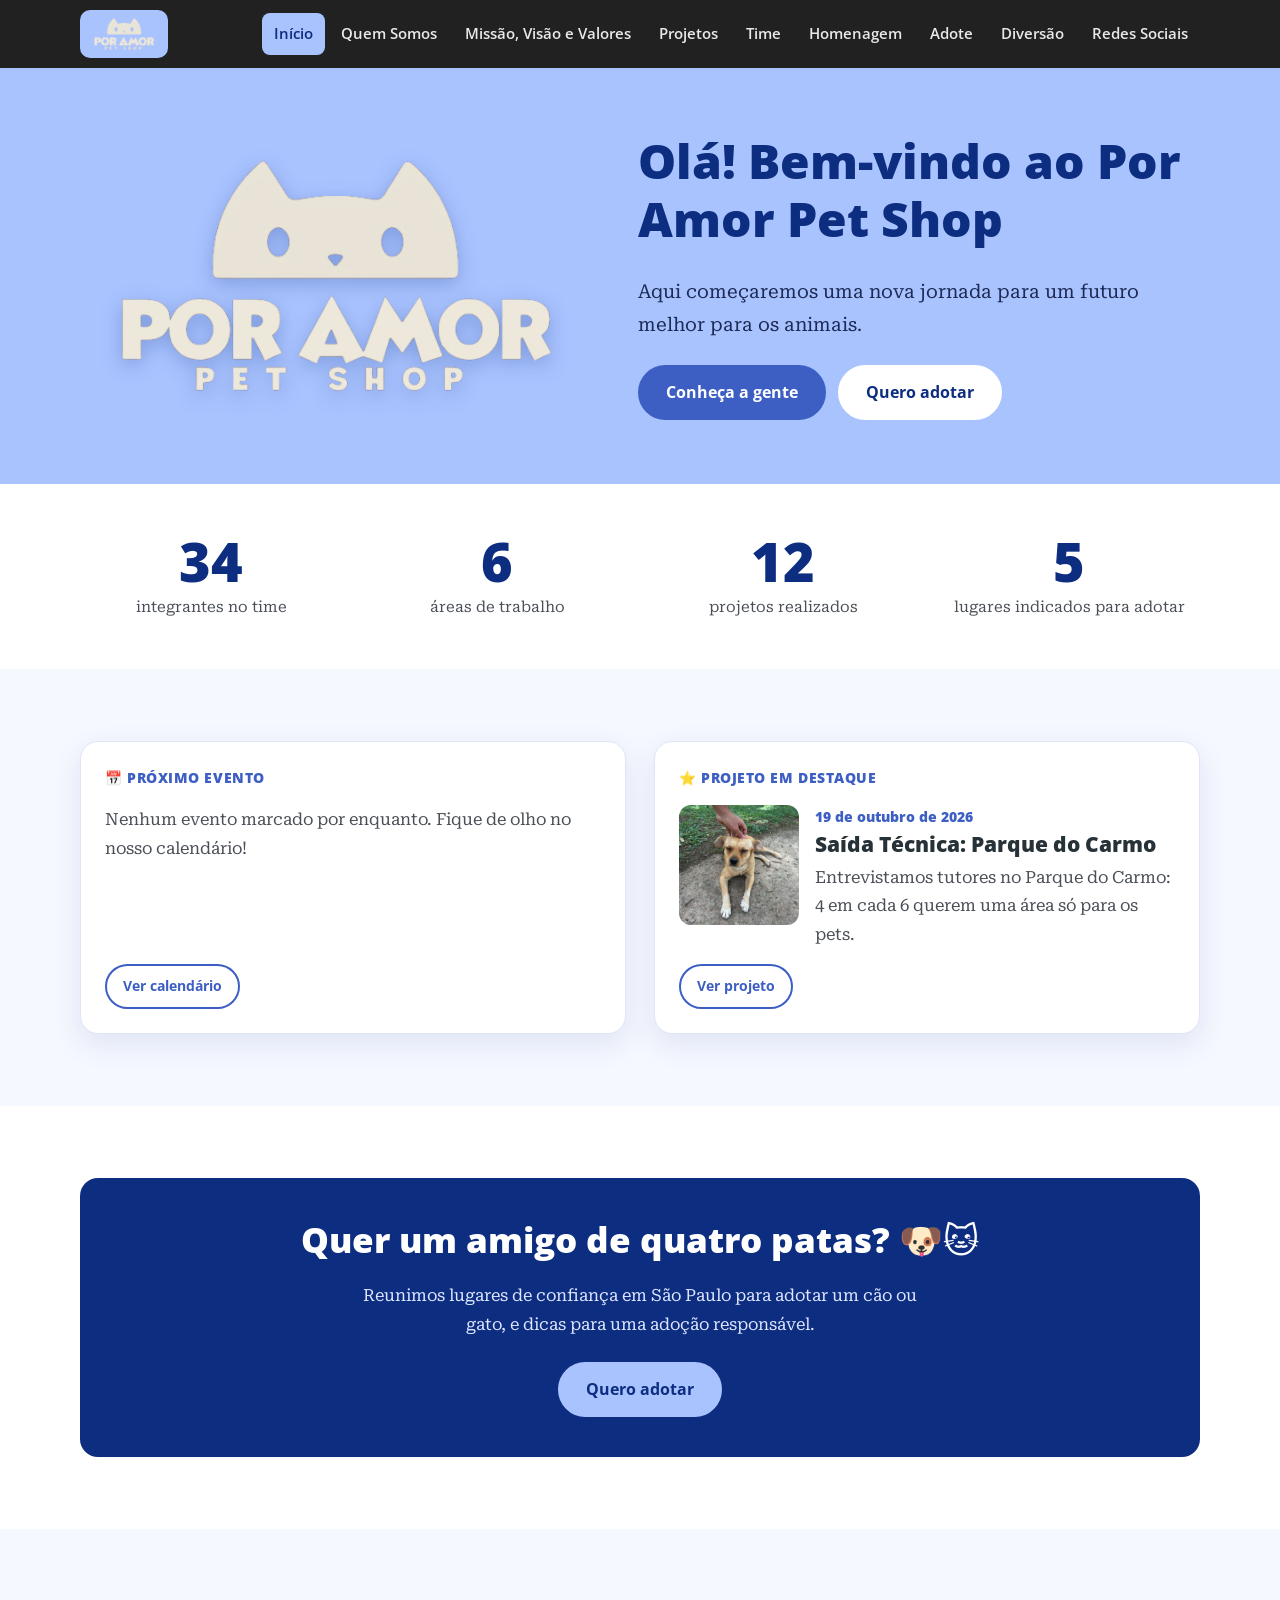
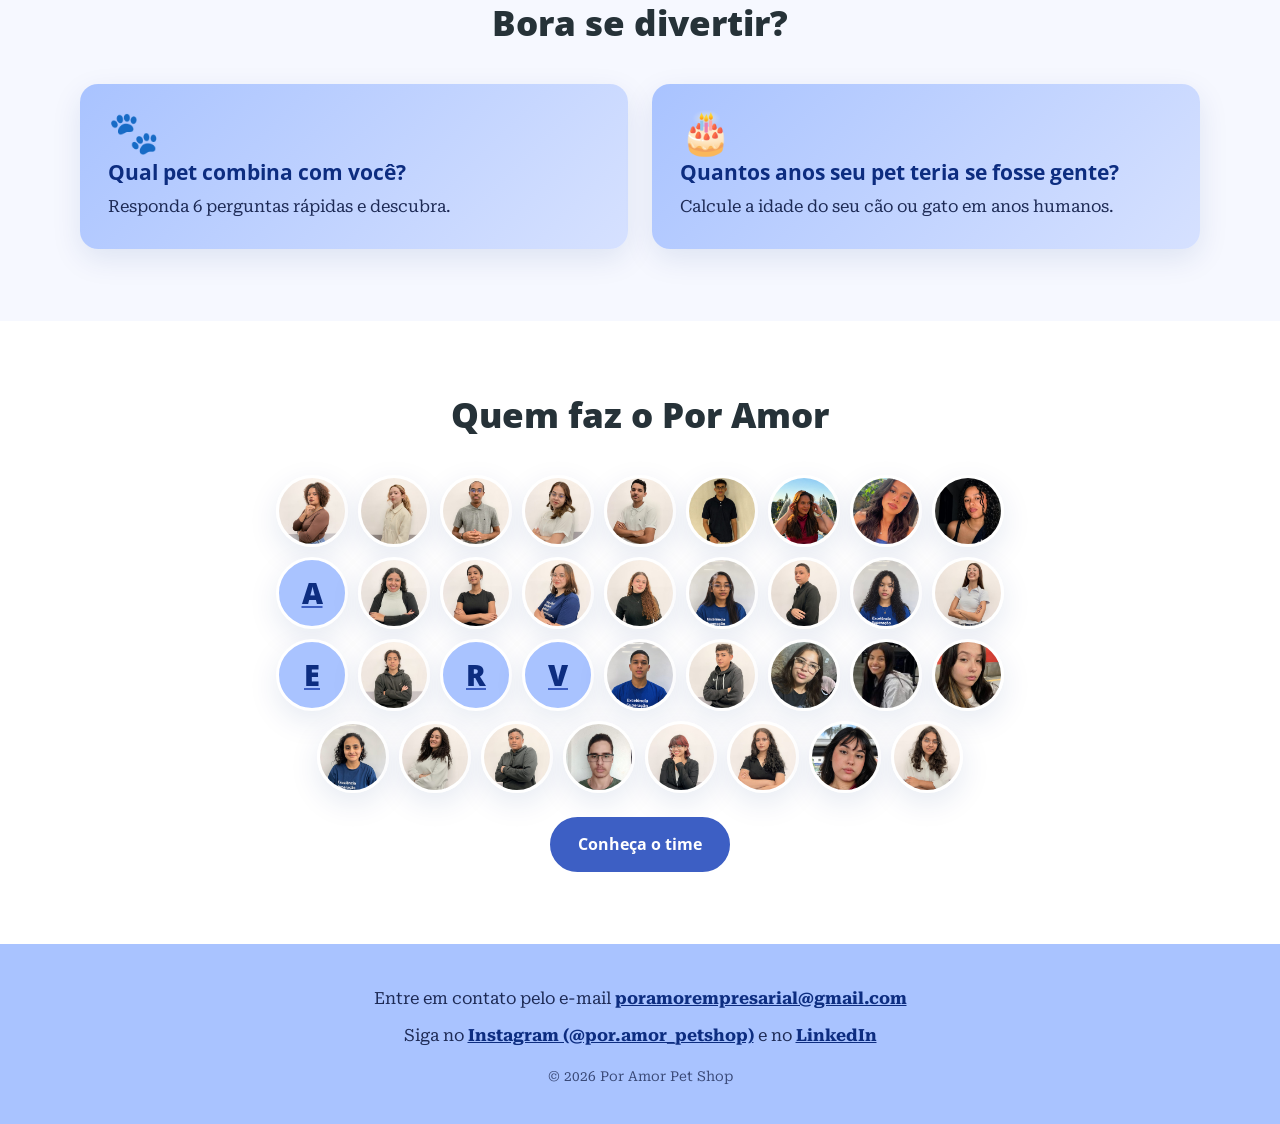
<file: index.html>
<!doctype html>
<html lang="pt-BR">
<head>
  <meta charset="utf-8">
  <meta name="viewport" content="width=device-width, initial-scale=1">
  <title>Por Amor Pet Shop</title>
  <meta name="description" content="Por Amor Pet Shop: cuidado, amor e respeito pelos animais. Conheça nossa história, nossos projetos e o nosso time.">
  <meta property="og:title" content="Por Amor Pet Shop">
  <meta property="og:description" content="Aqui começaremos uma nova jornada para um futuro melhor para os animais.">
  <meta property="og:image" content="assets/img/logo.png">
  <link rel="icon" href="assets/img/favicon.png">
  <link rel="preconnect" href="https://fonts.googleapis.com">
  <link rel="preconnect" href="https://fonts.gstatic.com" crossorigin>
  <link href="https://fonts.googleapis.com/css2?family=Open+Sans:wght@600;700;800&family=Roboto+Serif:opsz,wght@8..144,400;8..144,600&display=swap" rel="stylesheet">
  <link rel="stylesheet" href="assets/css/style.css">
</head>
<body>
  <a class="skip-link" href="#conteudo">Pular para o conteúdo</a>

  <header class="site-header">
    <div class="container">
      <a class="brand" href="index.html" aria-label="Por Amor Pet Shop, página inicial">
        <img src="assets/img/logo.png" alt="Por Amor Pet Shop" width="64" height="36">
      </a>
      <button class="nav-toggle" aria-expanded="false" aria-controls="site-nav" aria-label="Abrir menu">
        <svg viewBox="0 0 24 24" fill="none" stroke="currentColor" stroke-width="2" stroke-linecap="round"><path d="M4 6h16M4 12h16M4 18h16"/></svg>
      </button>
      <nav class="site-nav" id="site-nav" aria-label="Principal">
        <ul>
          <li><a href="index.html" aria-current="page">Início</a></li>
          <li><a href="quem-somos.html">Quem Somos</a></li>
          <li><a href="missao-visao-valores.html">Missão, Visão e Valores</a></li>
          <li><a href="projetos.html">Projetos</a></li>
          <li><a href="time.html">Time</a></li>
          <li><a href="homenagem.html">Homenagem</a></li>
          <li><a href="adote.html">Adote</a></li>
          <li><a href="diversao.html">Diversão</a></li>
          <li><a href="redes-sociais.html">Redes Sociais</a></li>
        </ul>
      </nav>
    </div>
  </header>

  <main id="conteudo">
    <section class="hero hero-home">
      <div class="container hero-grid">
        <img class="hero-logo" src="assets/img/logo.png" alt="Por Amor Pet Shop" width="517" height="292">
        <div class="hero-text">
          <h1>Olá! Bem-vindo ao Por Amor Pet Shop</h1>
          <p>Aqui começaremos uma nova jornada para um futuro melhor para os animais.</p>
          <div class="hero-buttons">
            <a class="btn" href="quem-somos.html">Conheça a gente</a>
            <a class="btn btn-light" href="adote.html">Quero adotar</a>
          </div>
        </div>
      </div>
    </section>

    <!-- Os números são calculados por assets/js/main.js a partir dos arquivos em data/ -->
    <section class="section section-tight">
      <div class="container">
        <div class="stats" id="home-stats">
          <div class="stat"><strong data-stat="integrantes">–</strong><span>integrantes no time</span></div>
          <div class="stat"><strong data-stat="areas">–</strong><span>áreas de trabalho</span></div>
          <div class="stat"><strong data-stat="projetos">–</strong><span>projetos realizados</span></div>
          <div class="stat"><strong data-stat="adocao">–</strong><span>lugares indicados para adotar</span></div>
        </div>
      </div>
    </section>

    <section class="section section-alt">
      <div class="container">
        <div class="feature-grid">
          <article class="card feature" id="home-event">
            <span class="feature-label">📅 Próximo evento</span>
            <div class="feature-content"><p class="team-status">Carregando…</p></div>
            <a class="btn btn-small btn-outline" href="projetos.html#calendario">Ver calendário</a>
          </article>
          <article class="card feature" id="home-project">
            <span class="feature-label">⭐ Projeto em destaque</span>
            <div class="feature-content"><p class="team-status">Carregando…</p></div>
            <a class="btn btn-small btn-outline" href="projetos.html">Ver todos os projetos</a>
          </article>
        </div>
      </div>
    </section>

    <section class="section">
      <div class="container">
        <div class="cta-band">
          <h2>Quer um amigo de quatro patas? 🐶🐱</h2>
          <p>Reunimos lugares de confiança em São Paulo para adotar um cão ou gato, e dicas para uma adoção responsável.</p>
          <div class="btn-row">
            <a class="btn" href="adote.html">Quero adotar</a>
          </div>
        </div>
      </div>
    </section>

    <section class="section section-alt">
      <div class="container">
        <div class="section-title">
          <h2>Bora se divertir?</h2>
        </div>
        <div class="fun-grid">
          <a class="fun-card" href="diversao.html#quiz">
            <span class="fun-emoji" aria-hidden="true">🐾</span>
            <strong>Qual pet combina com você?</strong>
            <span>Responda 6 perguntas rápidas e descubra.</span>
          </a>
          <a class="fun-card" href="diversao.html#idade">
            <span class="fun-emoji" aria-hidden="true">🎂</span>
            <strong>Quantos anos seu pet teria se fosse gente?</strong>
            <span>Calcule a idade do seu cão ou gato em anos humanos.</span>
          </a>
        </div>
      </div>
    </section>

    <section class="section">
      <div class="container">
        <div class="section-title">
          <h2>Quem faz o Por Amor</h2>
        </div>
        <!-- Fotos montadas a partir de data/time.json -->
        <div class="avatar-wall" id="home-team"></div>
        <div class="btn-row">
          <a class="btn" href="time.html">Conheça o time</a>
        </div>
      </div>
    </section>
  </main>

  <footer class="site-footer">
    <div class="container">
      <p>Entre em contato pelo e-mail <a href="mailto:poramorempresarial@gmail.com">poramorempresarial@gmail.com</a></p>
      <p>Siga no <a href="https://www.instagram.com/por.amor_petshop" target="_blank" rel="noopener">Instagram (@por.amor_petshop)</a> e no <a href="https://www.linkedin.com/company/por-amor-pet-shop/" target="_blank" rel="noopener">LinkedIn</a></p>
      <p class="footer-small">© <span data-year>2026</span> Por Amor Pet Shop</p>
    </div>
  </footer>

  <script src="assets/js/main.js"></script>
</body>
</html>
</file>
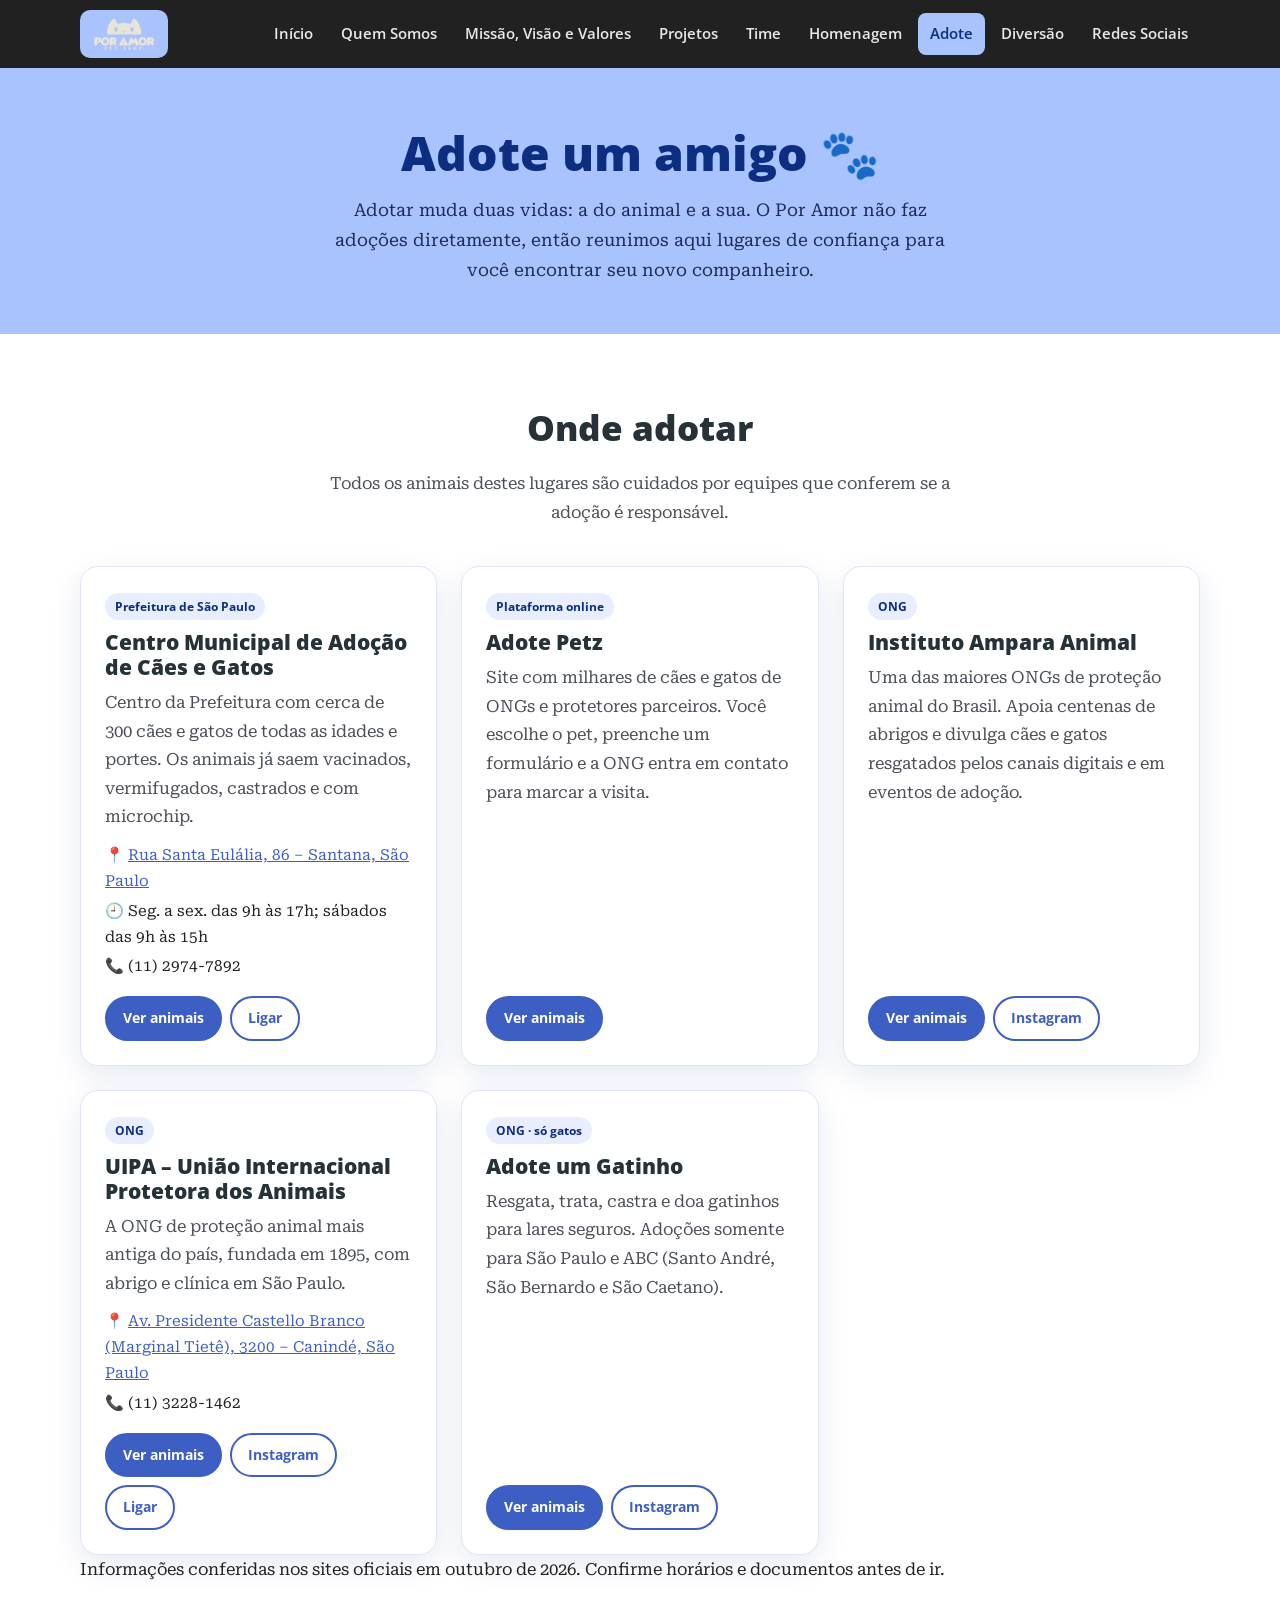
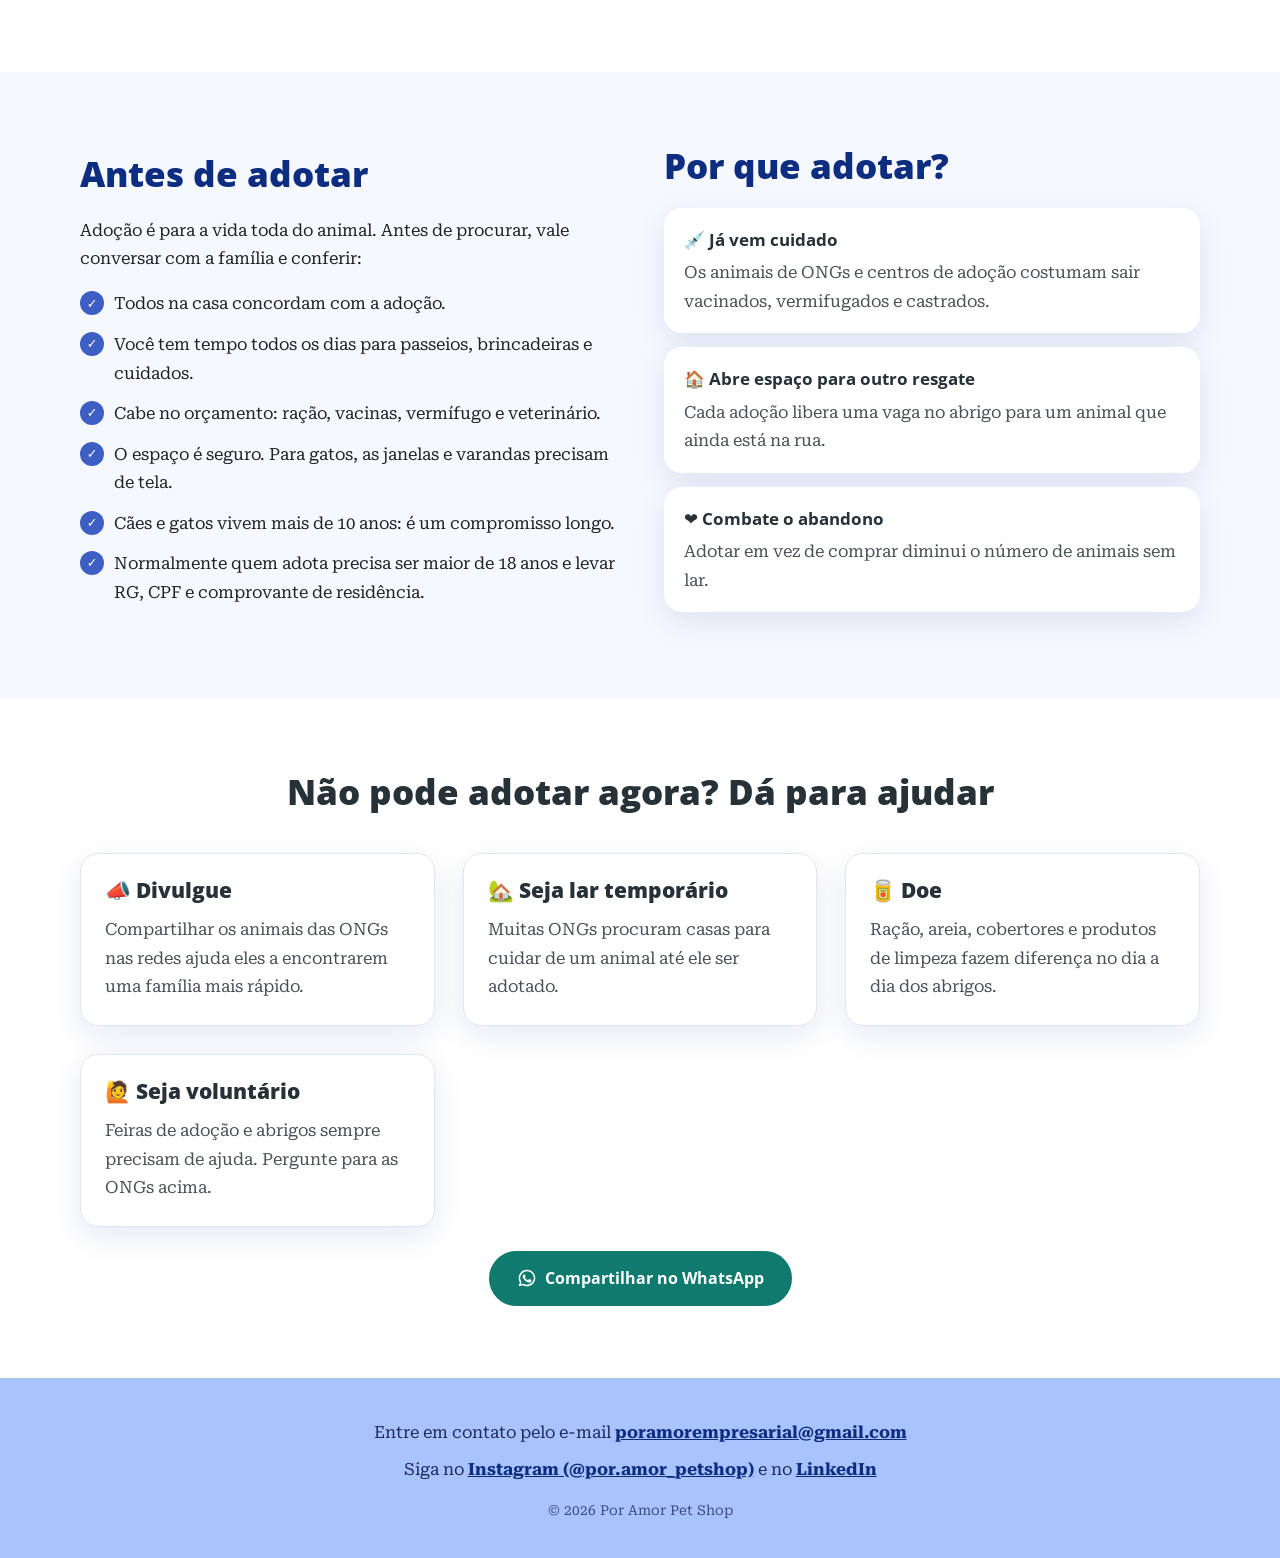
<file: adote.html>
<!doctype html>
<html lang="pt-BR">
<head>
  <meta charset="utf-8">
  <meta name="viewport" content="width=device-width, initial-scale=1">
  <title>Adote um amigo | Por Amor Pet Shop</title>
  <meta name="description" content="Lugares de confiança em São Paulo para adotar um cão ou gato, dicas para uma adoção responsável e formas de ajudar.">
  <link rel="icon" href="assets/img/favicon.png">
  <link rel="preconnect" href="https://fonts.googleapis.com">
  <link rel="preconnect" href="https://fonts.gstatic.com" crossorigin>
  <link href="https://fonts.googleapis.com/css2?family=Open+Sans:wght@600;700;800&family=Roboto+Serif:opsz,wght@8..144,400;8..144,600&display=swap" rel="stylesheet">
  <link rel="stylesheet" href="assets/css/style.css">
</head>
<body>
  <a class="skip-link" href="#conteudo">Pular para o conteúdo</a>

  <header class="site-header">
    <div class="container">
      <a class="brand" href="index.html" aria-label="Por Amor Pet Shop, página inicial">
        <img src="assets/img/logo.png" alt="Por Amor Pet Shop" width="64" height="36">
      </a>
      <button class="nav-toggle" aria-expanded="false" aria-controls="site-nav" aria-label="Abrir menu">
        <svg viewBox="0 0 24 24" fill="none" stroke="currentColor" stroke-width="2" stroke-linecap="round"><path d="M4 6h16M4 12h16M4 18h16"/></svg>
      </button>
      <nav class="site-nav" id="site-nav" aria-label="Principal">
        <ul>
          <li><a href="index.html">Início</a></li>
          <li><a href="quem-somos.html">Quem Somos</a></li>
          <li><a href="missao-visao-valores.html">Missão, Visão e Valores</a></li>
          <li><a href="projetos.html">Projetos</a></li>
          <li><a href="time.html">Time</a></li>
          <li><a href="homenagem.html">Homenagem</a></li>
          <li><a href="adote.html" aria-current="page">Adote</a></li>
          <li><a href="diversao.html">Diversão</a></li>
          <li><a href="redes-sociais.html">Redes Sociais</a></li>
        </ul>
      </nav>
    </div>
  </header>

  <main id="conteudo">
    <section class="page-banner">
      <div class="container">
        <h1>Adote um amigo 🐾</h1>
        <p>Adotar muda duas vidas: a do animal e a sua. O Por Amor não faz adoções diretamente, então reunimos aqui lugares de confiança para você encontrar seu novo companheiro.</p>
      </div>
    </section>

    <section class="section" id="onde-adotar">
      <div class="container">
        <div class="section-title">
          <h2>Onde adotar</h2>
          <p>Todos os animais destes lugares são cuidados por equipes que conferem se a adoção é responsável.</p>
        </div>
        <!-- Os cards são gerados por assets/js/main.js a partir de data/adocao.json -->
        <div class="org-grid" id="adoption-list">
          <p class="team-status">Carregando…</p>
        </div>
        <p class="embed-note">Informações conferidas nos sites oficiais em outubro de 2026. Confirme horários e documentos antes de ir.</p>
      </div>
    </section>

    <section class="section section-alt" id="antes-de-adotar">
      <div class="container split">
        <div class="split-text">
          <h2>Antes de adotar</h2>
          <p>Adoção é para a vida toda do animal. Antes de procurar, vale conversar com a família e conferir:</p>
          <ul class="checklist">
            <li>Todos na casa concordam com a adoção.</li>
            <li>Você tem tempo todos os dias para passeios, brincadeiras e cuidados.</li>
            <li>Cabe no orçamento: ração, vacinas, vermífugo e veterinário.</li>
            <li>O espaço é seguro. Para gatos, as janelas e varandas precisam de tela.</li>
            <li>Cães e gatos vivem mais de 10 anos: é um compromisso longo.</li>
            <li>Normalmente quem adota precisa ser maior de 18 anos e levar RG, CPF e comprovante de residência.</li>
          </ul>
        </div>
        <div class="split-text why-adopt">
          <h2>Por que adotar?</h2>
          <div class="why-item">
            <strong>💉 Já vem cuidado</strong>
            <p>Os animais de ONGs e centros de adoção costumam sair vacinados, vermifugados e castrados.</p>
          </div>
          <div class="why-item">
            <strong>🏠 Abre espaço para outro resgate</strong>
            <p>Cada adoção libera uma vaga no abrigo para um animal que ainda está na rua.</p>
          </div>
          <div class="why-item">
            <strong>❤️ Combate o abandono</strong>
            <p>Adotar em vez de comprar diminui o número de animais sem lar.</p>
          </div>
        </div>
      </div>
    </section>

    <section class="section" id="como-ajudar">
      <div class="container">
        <div class="section-title">
          <h2>Não pode adotar agora? Dá para ajudar</h2>
        </div>
        <div class="card-grid help-grid">
          <article class="card help-card">
            <h3>📣 Divulgue</h3>
            <p>Compartilhar os animais das ONGs nas redes ajuda eles a encontrarem uma família mais rápido.</p>
          </article>
          <article class="card help-card">
            <h3>🏡 Seja lar temporário</h3>
            <p>Muitas ONGs procuram casas para cuidar de um animal até ele ser adotado.</p>
          </article>
          <article class="card help-card">
            <h3>🥫 Doe</h3>
            <p>Ração, areia, cobertores e produtos de limpeza fazem diferença no dia a dia dos abrigos.</p>
          </article>
          <article class="card help-card">
            <h3>🙋 Seja voluntário</h3>
            <p>Feiras de adoção e abrigos sempre precisam de ajuda. Pergunte para as ONGs acima.</p>
          </article>
        </div>
        <div class="btn-row">
          <a class="btn btn-whatsapp" id="share-whatsapp" href="https://wa.me/?text=Conhe%C3%A7a%20lugares%20de%20confian%C3%A7a%20para%20adotar%20um%20c%C3%A3o%20ou%20gato" target="_blank" rel="noopener">
            <svg viewBox="0 0 24 24" fill="currentColor" aria-hidden="true" width="20" height="20"><path d="M12 2a10 10 0 0 0-8.6 15.1L2 22l5-1.3A10 10 0 1 0 12 2Zm0 18.2a8.2 8.2 0 0 1-4.2-1.2l-.3-.2-3 .8.8-2.9-.2-.3A8.2 8.2 0 1 1 12 20.2Zm4.5-6.1c-.2-.1-1.5-.7-1.7-.8-.2-.1-.4-.1-.6.1l-.8 1c-.1.2-.3.2-.5.1a6.7 6.7 0 0 1-3.3-2.9c-.3-.4.2-.4.7-1.3.1-.2 0-.3 0-.4l-.8-1.8c-.2-.5-.4-.4-.6-.4h-.5a1 1 0 0 0-.7.3 3 3 0 0 0-.9 2.2 5.2 5.2 0 0 0 1.1 2.7 11.8 11.8 0 0 0 4.5 4c1.7.7 2.3.8 3.2.6.5-.1 1.5-.6 1.7-1.2.2-.6.2-1.1.2-1.2-.1-.1-.3-.2-.5-.3Z"/></svg>
            Compartilhar no WhatsApp
          </a>
        </div>
      </div>
    </section>
  </main>

  <footer class="site-footer">
    <div class="container">
      <p>Entre em contato pelo e-mail <a href="mailto:poramorempresarial@gmail.com">poramorempresarial@gmail.com</a></p>
      <p>Siga no <a href="https://www.instagram.com/por.amor_petshop" target="_blank" rel="noopener">Instagram (@por.amor_petshop)</a> e no <a href="https://www.linkedin.com/company/por-amor-pet-shop/" target="_blank" rel="noopener">LinkedIn</a></p>
      <p class="footer-small">© <span data-year>2026</span> Por Amor Pet Shop</p>
    </div>
  </footer>

  <script src="assets/js/main.js"></script>
</body>
</html>
</file>
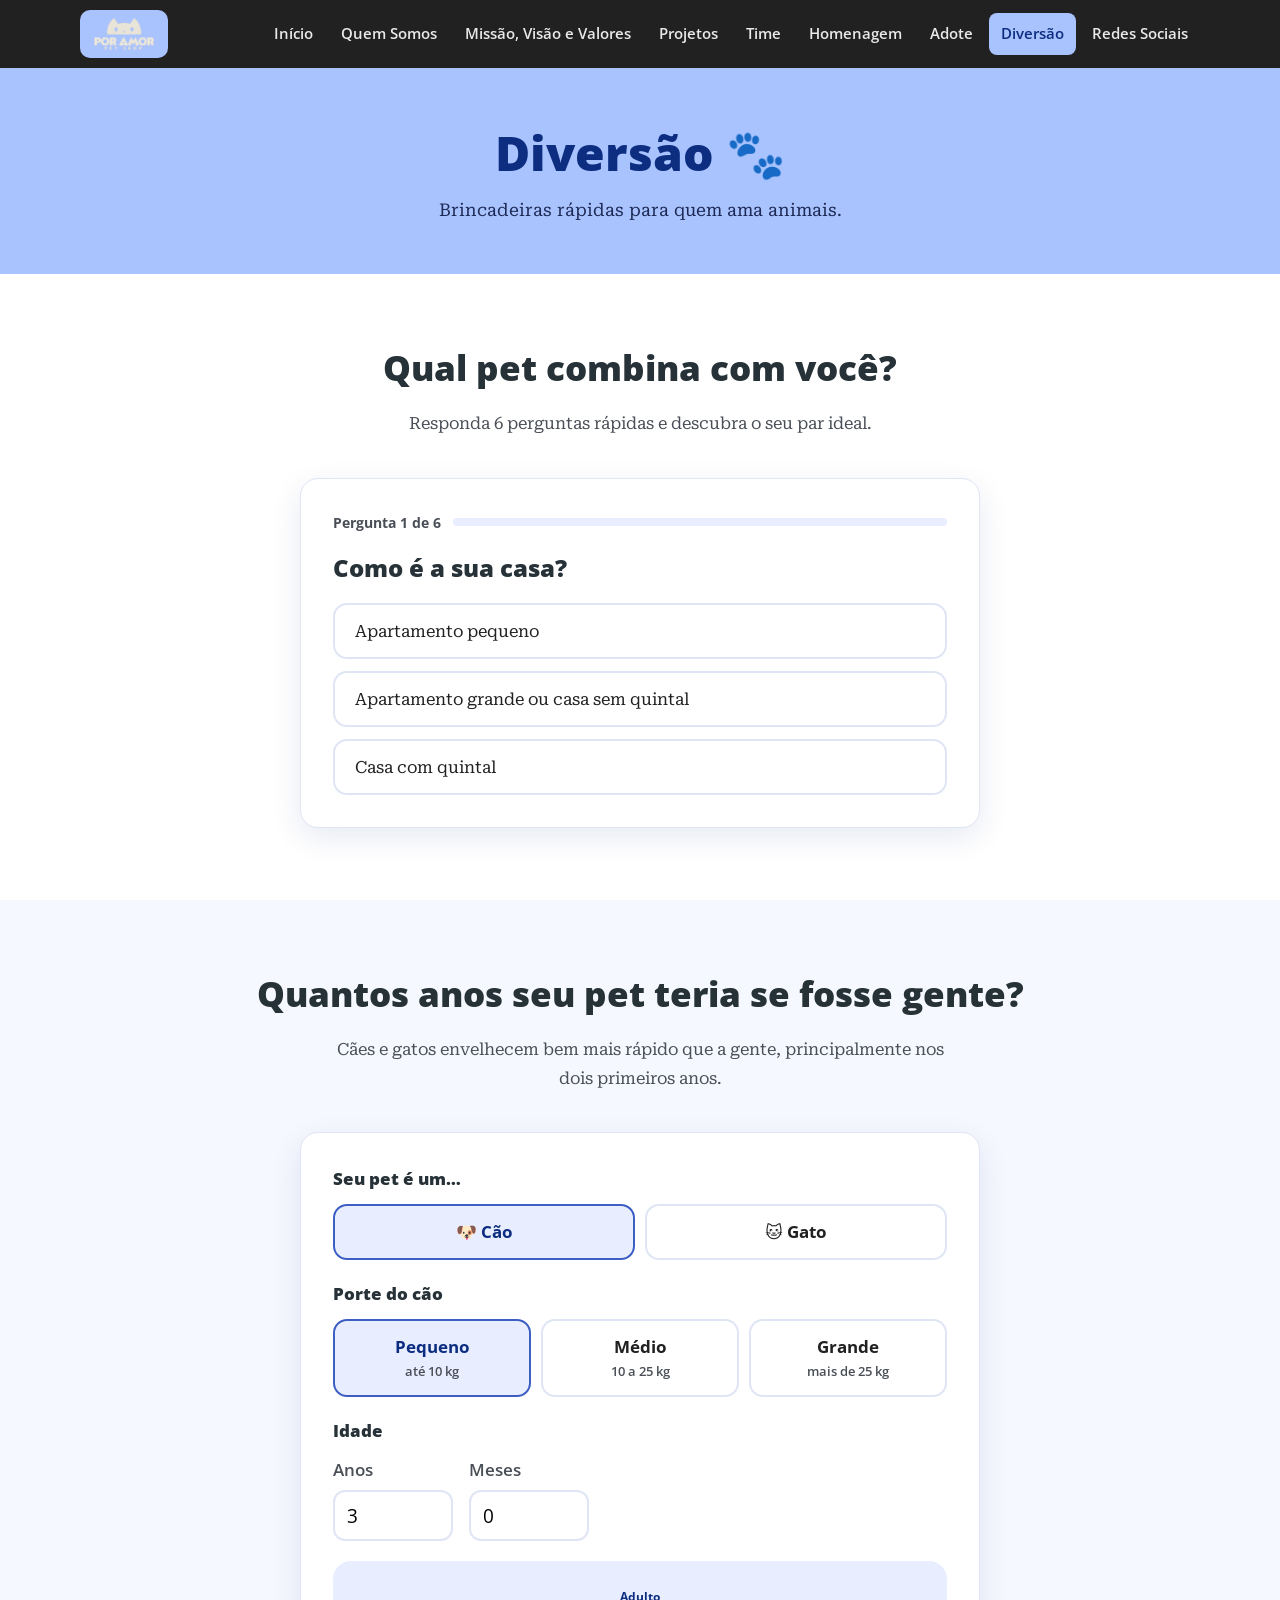
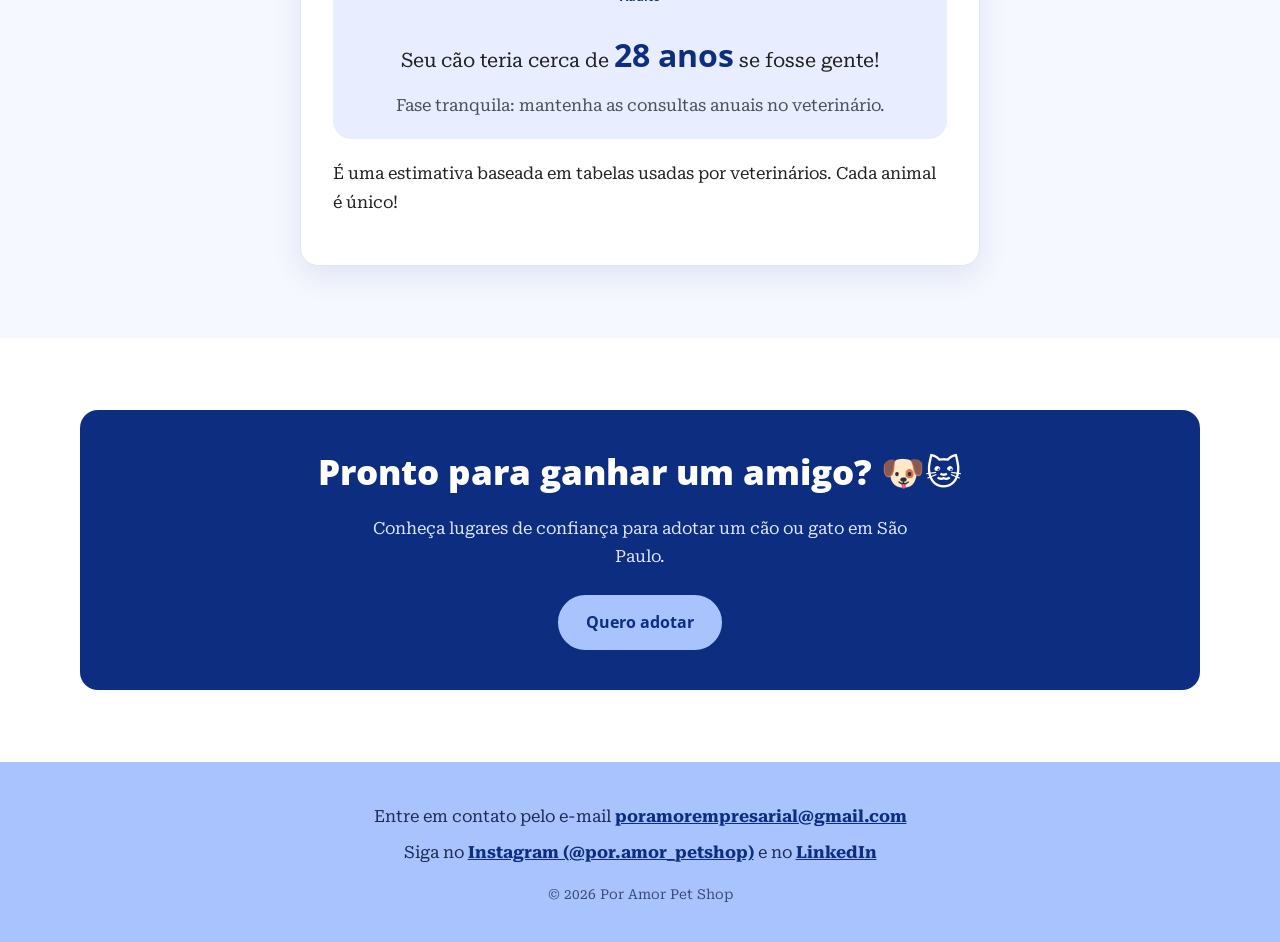
<file: diversao.html>
<!doctype html>
<html lang="pt-BR">
<head>
  <meta charset="utf-8">
  <meta name="viewport" content="width=device-width, initial-scale=1">
  <title>Diversão | Por Amor Pet Shop</title>
  <meta name="description" content="Descubra qual pet combina com você e calcule a idade do seu cão ou gato em anos humanos.">
  <link rel="icon" href="assets/img/favicon.png">
  <link rel="preconnect" href="https://fonts.googleapis.com">
  <link rel="preconnect" href="https://fonts.gstatic.com" crossorigin>
  <link href="https://fonts.googleapis.com/css2?family=Open+Sans:wght@600;700;800&family=Roboto+Serif:opsz,wght@8..144,400;8..144,600&display=swap" rel="stylesheet">
  <link rel="stylesheet" href="assets/css/style.css">
</head>
<body>
  <a class="skip-link" href="#conteudo">Pular para o conteúdo</a>

  <header class="site-header">
    <div class="container">
      <a class="brand" href="index.html" aria-label="Por Amor Pet Shop, página inicial">
        <img src="assets/img/logo.png" alt="Por Amor Pet Shop" width="64" height="36">
      </a>
      <button class="nav-toggle" aria-expanded="false" aria-controls="site-nav" aria-label="Abrir menu">
        <svg viewBox="0 0 24 24" fill="none" stroke="currentColor" stroke-width="2" stroke-linecap="round"><path d="M4 6h16M4 12h16M4 18h16"/></svg>
      </button>
      <nav class="site-nav" id="site-nav" aria-label="Principal">
        <ul>
          <li><a href="index.html">Início</a></li>
          <li><a href="quem-somos.html">Quem Somos</a></li>
          <li><a href="missao-visao-valores.html">Missão, Visão e Valores</a></li>
          <li><a href="projetos.html">Projetos</a></li>
          <li><a href="time.html">Time</a></li>
          <li><a href="homenagem.html">Homenagem</a></li>
          <li><a href="adote.html">Adote</a></li>
          <li><a href="diversao.html" aria-current="page">Diversão</a></li>
          <li><a href="redes-sociais.html">Redes Sociais</a></li>
        </ul>
      </nav>
    </div>
  </header>

  <main id="conteudo">
    <section class="page-banner">
      <div class="container">
        <h1>Diversão 🐾</h1>
        <p>Brincadeiras rápidas para quem ama animais.</p>
      </div>
    </section>

    <section class="section" id="quiz">
      <div class="container">
        <div class="section-title">
          <h2>Qual pet combina com você?</h2>
          <p>Responda 6 perguntas rápidas e descubra o seu par ideal.</p>
        </div>
        <!-- O quiz é montado por assets/js/diversao.js a partir de data/quiz.json -->
        <div class="card quiz" id="quiz-box" aria-live="polite">
          <p class="team-status">Carregando…</p>
        </div>
      </div>
    </section>

    <section class="section section-alt" id="idade">
      <div class="container">
        <div class="section-title">
          <h2>Quantos anos seu pet teria se fosse gente?</h2>
          <p>Cães e gatos envelhecem bem mais rápido que a gente, principalmente nos dois primeiros anos.</p>
        </div>
        <form class="card age-calc" id="age-form" novalidate>
          <fieldset class="choice-group">
            <legend>Seu pet é um…</legend>
            <label class="choice"><input type="radio" name="especie" value="cao" checked><span>🐶 Cão</span></label>
            <label class="choice"><input type="radio" name="especie" value="gato"><span>🐱 Gato</span></label>
          </fieldset>

          <fieldset class="choice-group" id="porte-group">
            <legend>Porte do cão</legend>
            <label class="choice"><input type="radio" name="porte" value="pequeno" checked><span>Pequeno<small>até 10 kg</small></span></label>
            <label class="choice"><input type="radio" name="porte" value="medio"><span>Médio<small>10 a 25 kg</small></span></label>
            <label class="choice"><input type="radio" name="porte" value="grande"><span>Grande<small>mais de 25 kg</small></span></label>
          </fieldset>

          <fieldset class="age-inputs">
            <legend>Idade</legend>
            <label>Anos <input type="number" name="anos" min="0" max="30" value="3" inputmode="numeric"></label>
            <label>Meses <input type="number" name="meses" min="0" max="11" value="0" inputmode="numeric"></label>
          </fieldset>

          <div class="age-result" id="age-result" aria-live="polite"></div>
          <p class="embed-note">É uma estimativa baseada em tabelas usadas por veterinários. Cada animal é único!</p>
        </form>
      </div>
    </section>

    <section class="section">
      <div class="container">
        <div class="cta-band">
          <h2>Pronto para ganhar um amigo? 🐶🐱</h2>
          <p>Conheça lugares de confiança para adotar um cão ou gato em São Paulo.</p>
          <div class="btn-row">
            <a class="btn" href="adote.html">Quero adotar</a>
          </div>
        </div>
      </div>
    </section>
  </main>

  <footer class="site-footer">
    <div class="container">
      <p>Entre em contato pelo e-mail <a href="mailto:poramorempresarial@gmail.com">poramorempresarial@gmail.com</a></p>
      <p>Siga no <a href="https://www.instagram.com/por.amor_petshop" target="_blank" rel="noopener">Instagram (@por.amor_petshop)</a> e no <a href="https://www.linkedin.com/company/por-amor-pet-shop/" target="_blank" rel="noopener">LinkedIn</a></p>
      <p class="footer-small">© <span data-year>2026</span> Por Amor Pet Shop</p>
    </div>
  </footer>

  <script src="assets/js/main.js"></script>
  <script src="assets/js/diversao.js"></script>
</body>
</html>
</file>
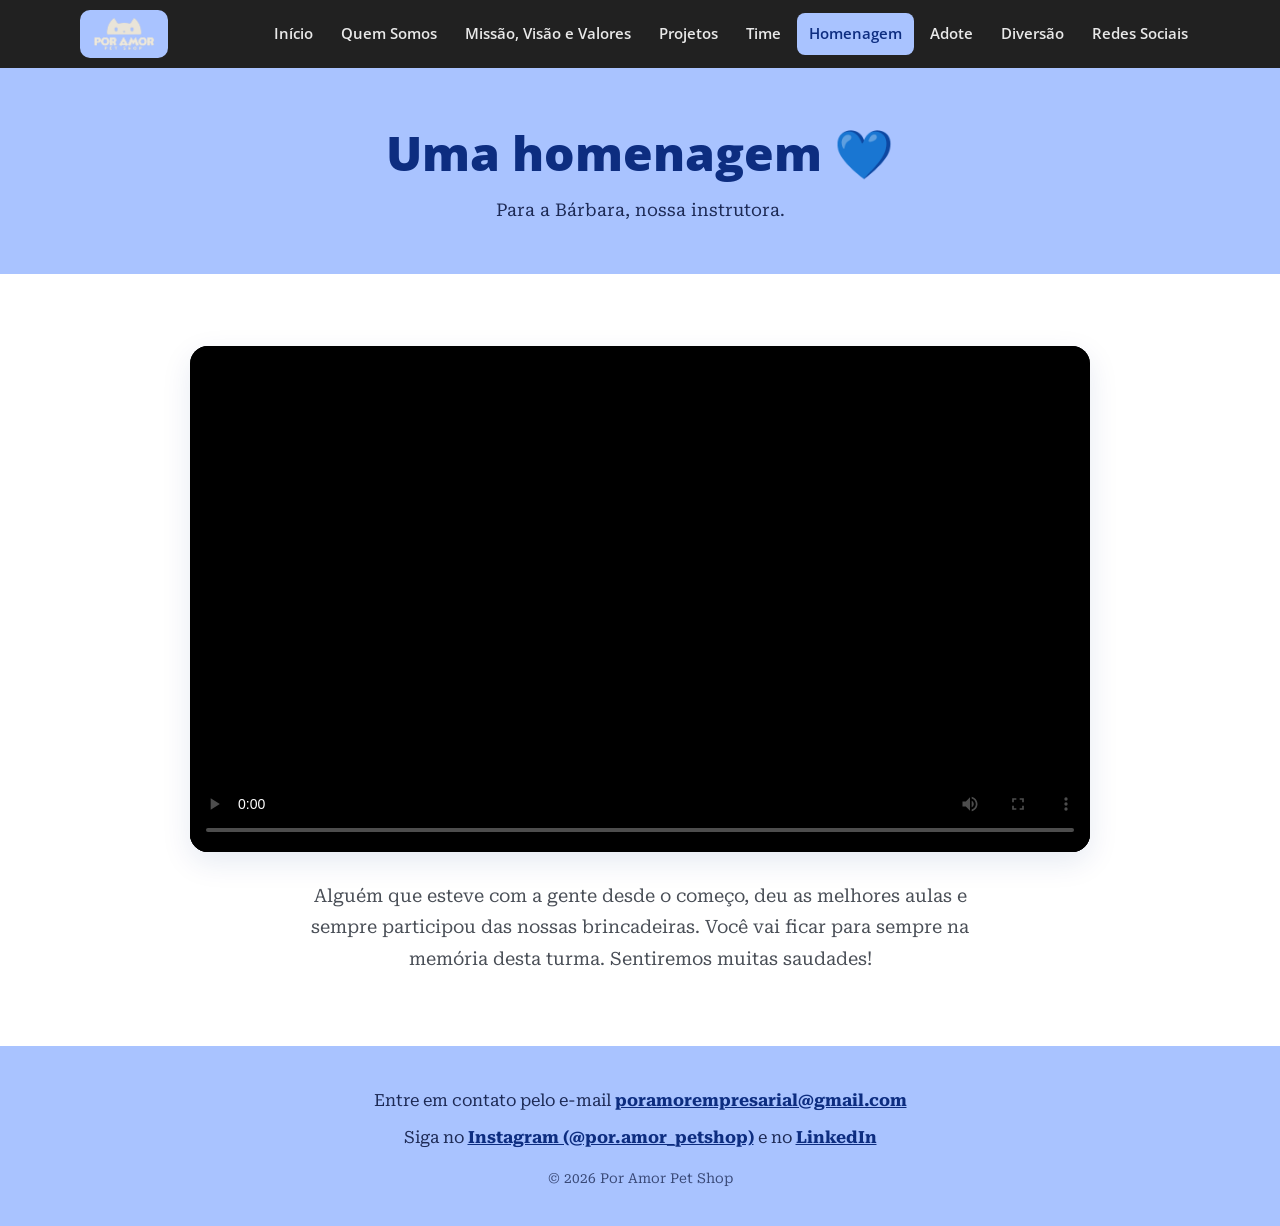
<file: homenagem.html>
<!doctype html>
<html lang="pt-BR">
<head>
  <meta charset="utf-8">
  <meta name="viewport" content="width=device-width, initial-scale=1">
  <title>Uma homenagem | Por Amor Pet Shop</title>
  <meta name="description" content="Uma homenagem da turma do Por Amor para a instrutora Bárbara.">
  <link rel="icon" href="assets/img/favicon.png">
  <link rel="preconnect" href="https://fonts.googleapis.com">
  <link rel="preconnect" href="https://fonts.gstatic.com" crossorigin>
  <link href="https://fonts.googleapis.com/css2?family=Open+Sans:wght@600;700;800&family=Roboto+Serif:opsz,wght@8..144,400;8..144,600&display=swap" rel="stylesheet">
  <link rel="stylesheet" href="assets/css/style.css">
</head>
<body>
  <a class="skip-link" href="#conteudo">Pular para o conteúdo</a>

  <header class="site-header">
    <div class="container">
      <a class="brand" href="index.html" aria-label="Por Amor Pet Shop, página inicial">
        <img src="assets/img/logo.png" alt="Por Amor Pet Shop" width="64" height="36">
      </a>
      <button class="nav-toggle" aria-expanded="false" aria-controls="site-nav" aria-label="Abrir menu">
        <svg viewBox="0 0 24 24" fill="none" stroke="currentColor" stroke-width="2" stroke-linecap="round"><path d="M4 6h16M4 12h16M4 18h16"/></svg>
      </button>
      <nav class="site-nav" id="site-nav" aria-label="Principal">
        <ul>
          <li><a href="index.html">Início</a></li>
          <li><a href="quem-somos.html">Quem Somos</a></li>
          <li><a href="missao-visao-valores.html">Missão, Visão e Valores</a></li>
          <li><a href="projetos.html">Projetos</a></li>
          <li><a href="time.html">Time</a></li>
          <li><a href="homenagem.html" aria-current="page">Homenagem</a></li>
          <li><a href="adote.html">Adote</a></li>
          <li><a href="diversao.html">Diversão</a></li>
          <li><a href="redes-sociais.html">Redes Sociais</a></li>
        </ul>
      </nav>
    </div>
  </header>

  <main id="conteudo">
    <section class="page-banner">
      <div class="container">
        <h1>Uma homenagem 💙</h1>
        <p>Para a Bárbara, nossa instrutora.</p>
      </div>
    </section>

    <section class="section">
      <div class="container">
        <!-- Celular recebe a versão 720p (mais leve); computador, o vídeo original em 1080p -->
        <video class="tribute-video" controls playsinline preload="metadata" poster="assets/img/para-a-barbara-capa.png" aria-label="Vídeo de homenagem da turma para a instrutora Bárbara">
          <source src="assets/video/para-a-barbara-720p.mp4" type="video/mp4" media="(max-width: 800px)">
          <source src="assets/video/para-a-barbara.mp4" type="video/mp4">
        </video>
        <p class="tribute-text">Alguém que esteve com a gente desde o começo, deu as melhores aulas e sempre participou das nossas brincadeiras. Você vai ficar para sempre na memória desta turma. Sentiremos muitas saudades!</p>
      </div>
    </section>
  </main>

  <footer class="site-footer">
    <div class="container">
      <p>Entre em contato pelo e-mail <a href="mailto:poramorempresarial@gmail.com">poramorempresarial@gmail.com</a></p>
      <p>Siga no <a href="https://www.instagram.com/por.amor_petshop" target="_blank" rel="noopener">Instagram (@por.amor_petshop)</a> e no <a href="https://www.linkedin.com/company/por-amor-pet-shop/" target="_blank" rel="noopener">LinkedIn</a></p>
      <p class="footer-small">© <span data-year>2026</span> Por Amor Pet Shop</p>
    </div>
  </footer>

  <script src="assets/js/main.js"></script>
</body>
</html>
</file>
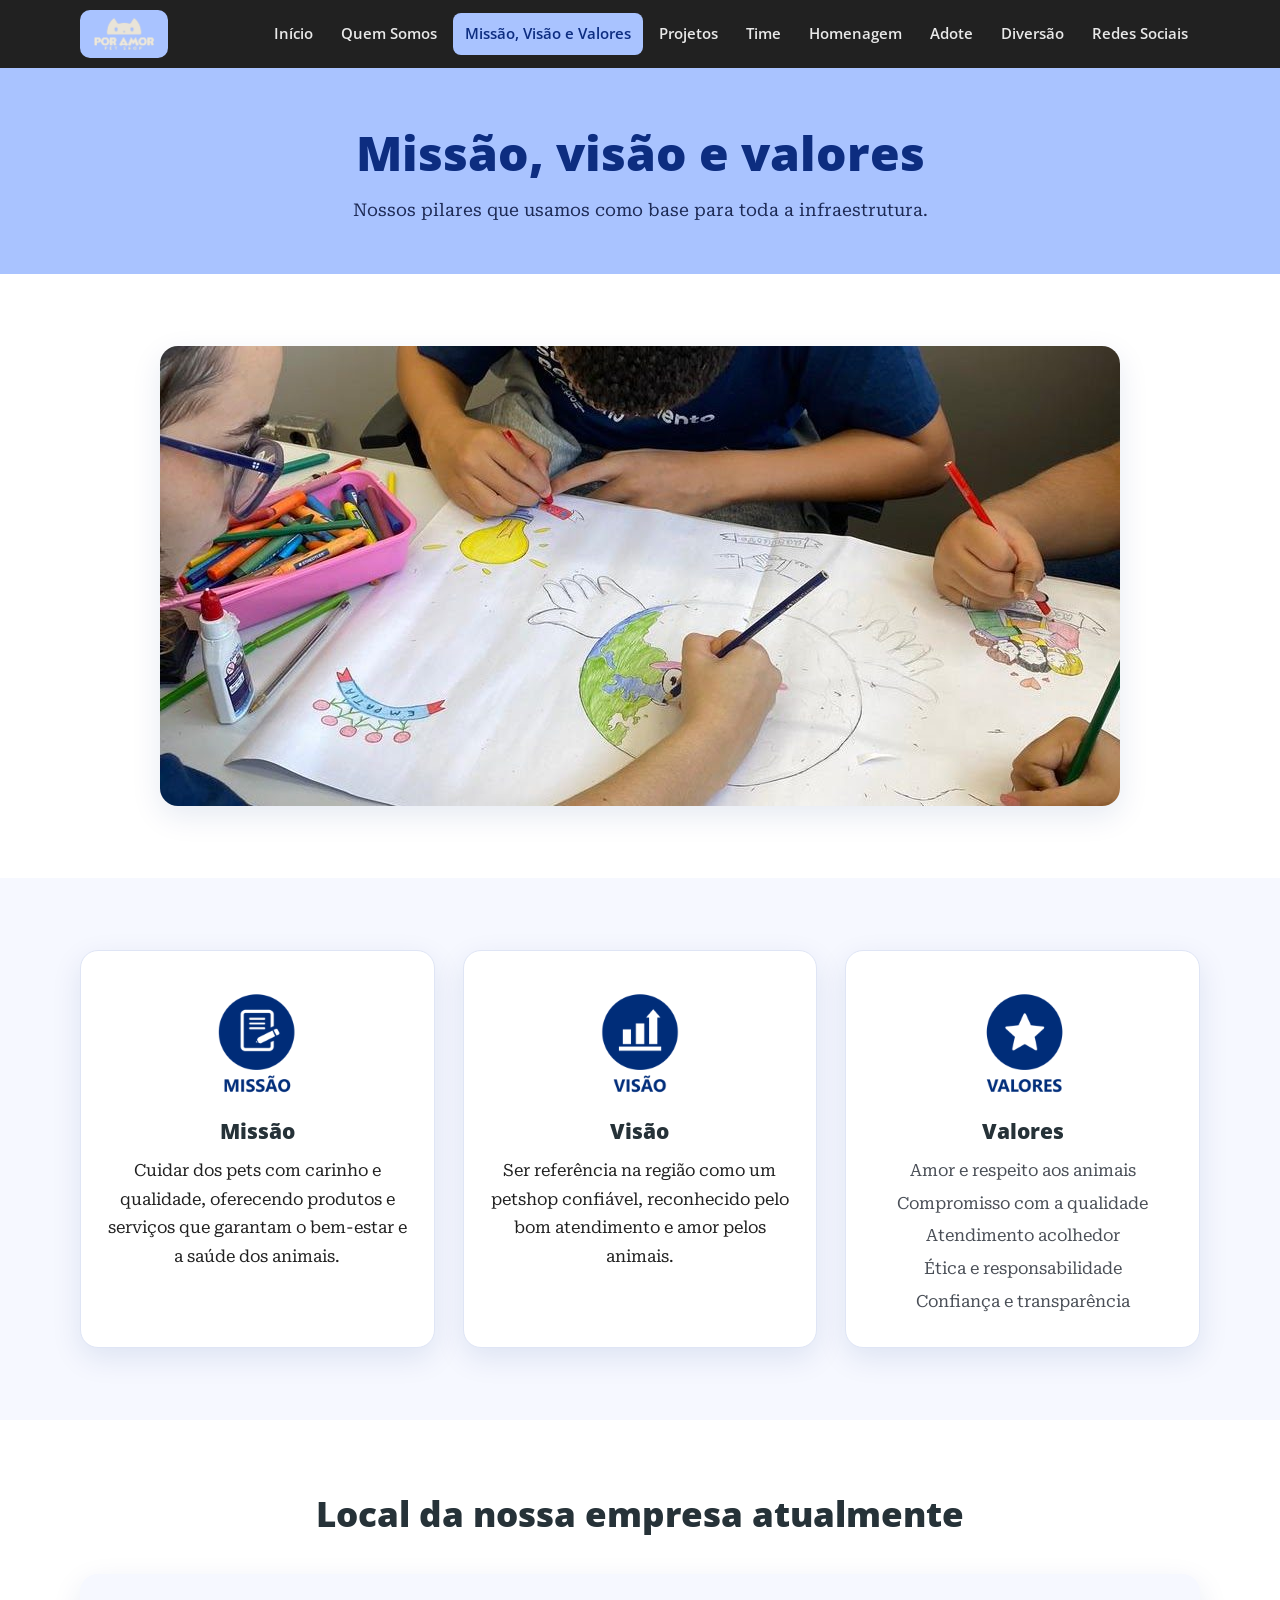
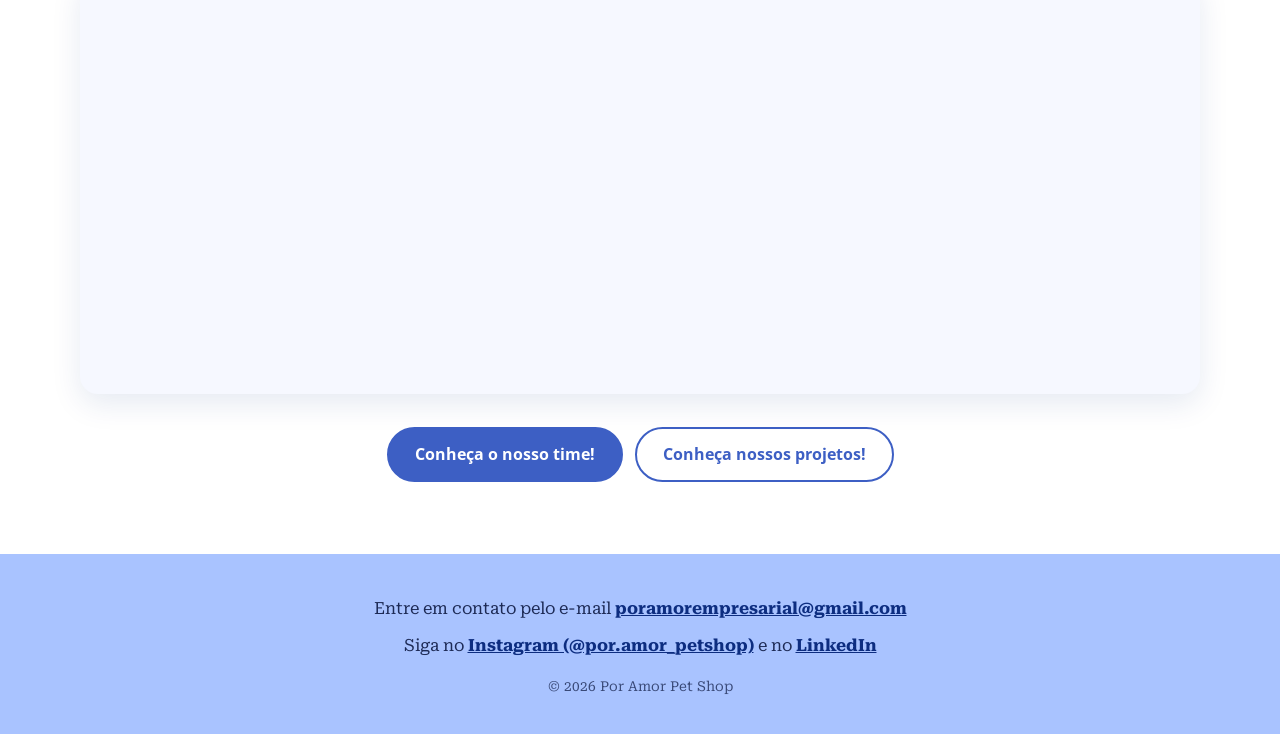
<file: missao-visao-valores.html>
<!doctype html>
<html lang="pt-BR">
<head>
  <meta charset="utf-8">
  <meta name="viewport" content="width=device-width, initial-scale=1">
  <title>Missão, Visão e Valores | Por Amor Pet Shop</title>
  <meta name="description" content="Os pilares do Por Amor Pet Shop: nossa missão, visão e valores.">
  <link rel="icon" href="assets/img/favicon.png">
  <link rel="preconnect" href="https://fonts.googleapis.com">
  <link rel="preconnect" href="https://fonts.gstatic.com" crossorigin>
  <link href="https://fonts.googleapis.com/css2?family=Open+Sans:wght@600;700;800&family=Roboto+Serif:opsz,wght@8..144,400;8..144,600&display=swap" rel="stylesheet">
  <link rel="stylesheet" href="assets/css/style.css">
</head>
<body>
  <a class="skip-link" href="#conteudo">Pular para o conteúdo</a>

  <header class="site-header">
    <div class="container">
      <a class="brand" href="index.html" aria-label="Por Amor Pet Shop, página inicial">
        <img src="assets/img/logo.png" alt="Por Amor Pet Shop" width="64" height="36">
      </a>
      <button class="nav-toggle" aria-expanded="false" aria-controls="site-nav" aria-label="Abrir menu">
        <svg viewBox="0 0 24 24" fill="none" stroke="currentColor" stroke-width="2" stroke-linecap="round"><path d="M4 6h16M4 12h16M4 18h16"/></svg>
      </button>
      <nav class="site-nav" id="site-nav" aria-label="Principal">
        <ul>
          <li><a href="index.html">Início</a></li>
          <li><a href="quem-somos.html">Quem Somos</a></li>
          <li><a href="missao-visao-valores.html" aria-current="page">Missão, Visão e Valores</a></li>
          <li><a href="projetos.html">Projetos</a></li>
          <li><a href="time.html">Time</a></li>
          <li><a href="homenagem.html">Homenagem</a></li>
          <li><a href="adote.html">Adote</a></li>
          <li><a href="diversao.html">Diversão</a></li>
          <li><a href="redes-sociais.html">Redes Sociais</a></li>
        </ul>
      </nav>
    </div>
  </header>

  <main id="conteudo">
    <section class="page-banner">
      <div class="container">
        <h1>Missão, visão e valores</h1>
        <p>Nossos pilares que usamos como base para toda a infraestrutura.</p>
      </div>
    </section>

    <section class="section">
      <div class="container">
        <img class="wide-photo" src="assets/img/pilares.jpg" alt="Mãos desenhando e colorindo um cartaz sobre a mesa" loading="lazy">
      </div>
    </section>

    <section class="section section-alt">
      <div class="container card-grid">
        <article class="card pillar">
          <img src="assets/img/icone-missao.png" alt="" width="120" height="120">
          <h3>Missão</h3>
          <p>Cuidar dos pets com carinho e qualidade, oferecendo produtos e serviços que garantam o bem-estar e a saúde dos animais.</p>
        </article>
        <article class="card pillar">
          <img src="assets/img/icone-visao.png" alt="" width="120" height="120">
          <h3>Visão</h3>
          <p>Ser referência na região como um petshop confiável, reconhecido pelo bom atendimento e amor pelos animais.</p>
        </article>
        <article class="card pillar">
          <img src="assets/img/icone-valores.png" alt="" width="120" height="120">
          <h3>Valores</h3>
          <ul>
            <li>Amor e respeito aos animais</li>
            <li>Compromisso com a qualidade</li>
            <li>Atendimento acolhedor</li>
            <li>Ética e responsabilidade</li>
            <li>Confiança e transparência</li>
          </ul>
        </article>
      </div>
    </section>

    <section class="section">
      <div class="container">
        <div class="section-title">
          <h2>Local da nossa empresa atualmente</h2>
        </div>
        <iframe class="embed embed-map"
          title="Mapa com a localização do Por Amor Pet Shop"
          src="https://maps.google.com/maps?q=-23.540469,-46.470624&amp;z=18&amp;hl=pt-BR&amp;output=embed"
          loading="lazy" referrerpolicy="no-referrer-when-downgrade"></iframe>
        <div class="btn-row">
          <a class="btn" href="time.html">Conheça o nosso time!</a>
          <a class="btn btn-outline" href="projetos.html">Conheça nossos projetos!</a>
        </div>
      </div>
    </section>
  </main>

  <footer class="site-footer">
    <div class="container">
      <p>Entre em contato pelo e-mail <a href="mailto:poramorempresarial@gmail.com">poramorempresarial@gmail.com</a></p>
      <p>Siga no <a href="https://www.instagram.com/por.amor_petshop" target="_blank" rel="noopener">Instagram (@por.amor_petshop)</a> e no <a href="https://www.linkedin.com/company/por-amor-pet-shop/" target="_blank" rel="noopener">LinkedIn</a></p>
      <p class="footer-small">© <span data-year>2026</span> Por Amor Pet Shop</p>
    </div>
  </footer>

  <script src="assets/js/main.js"></script>
</body>
</html>
</file>
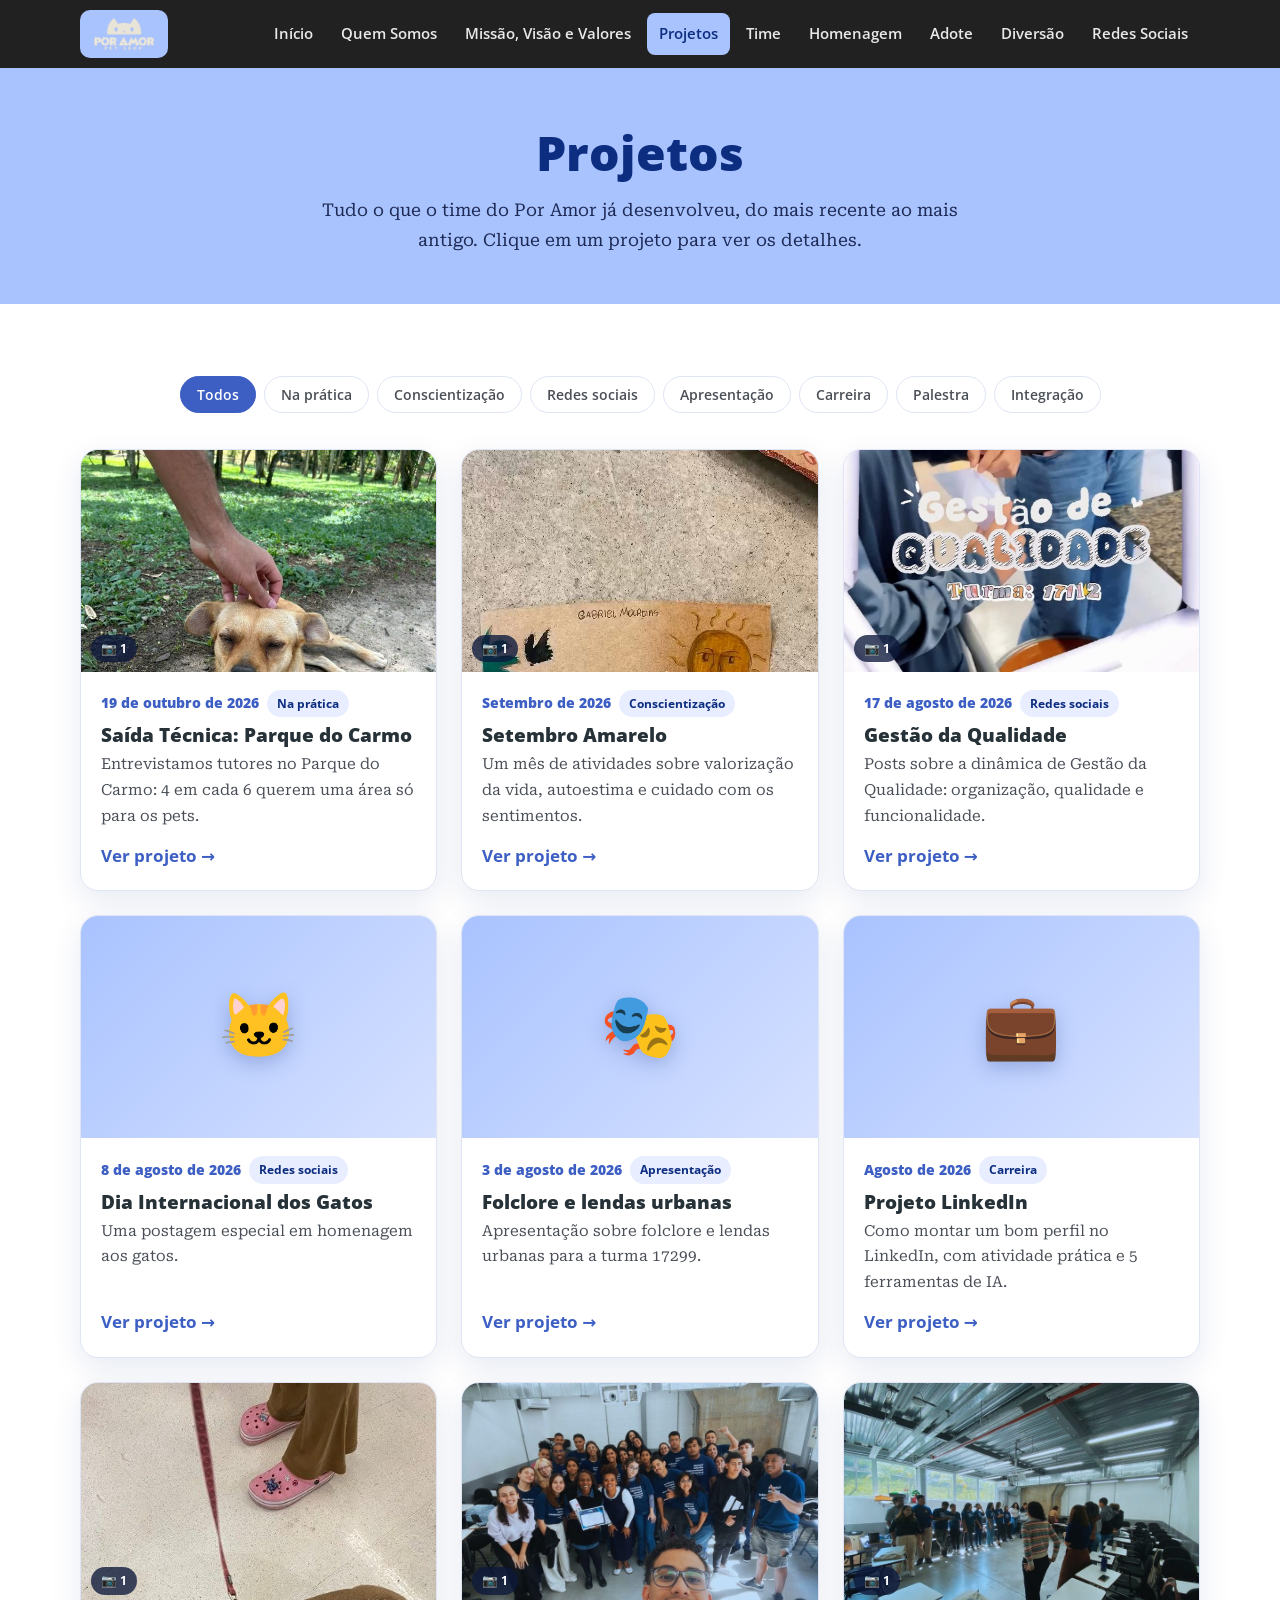
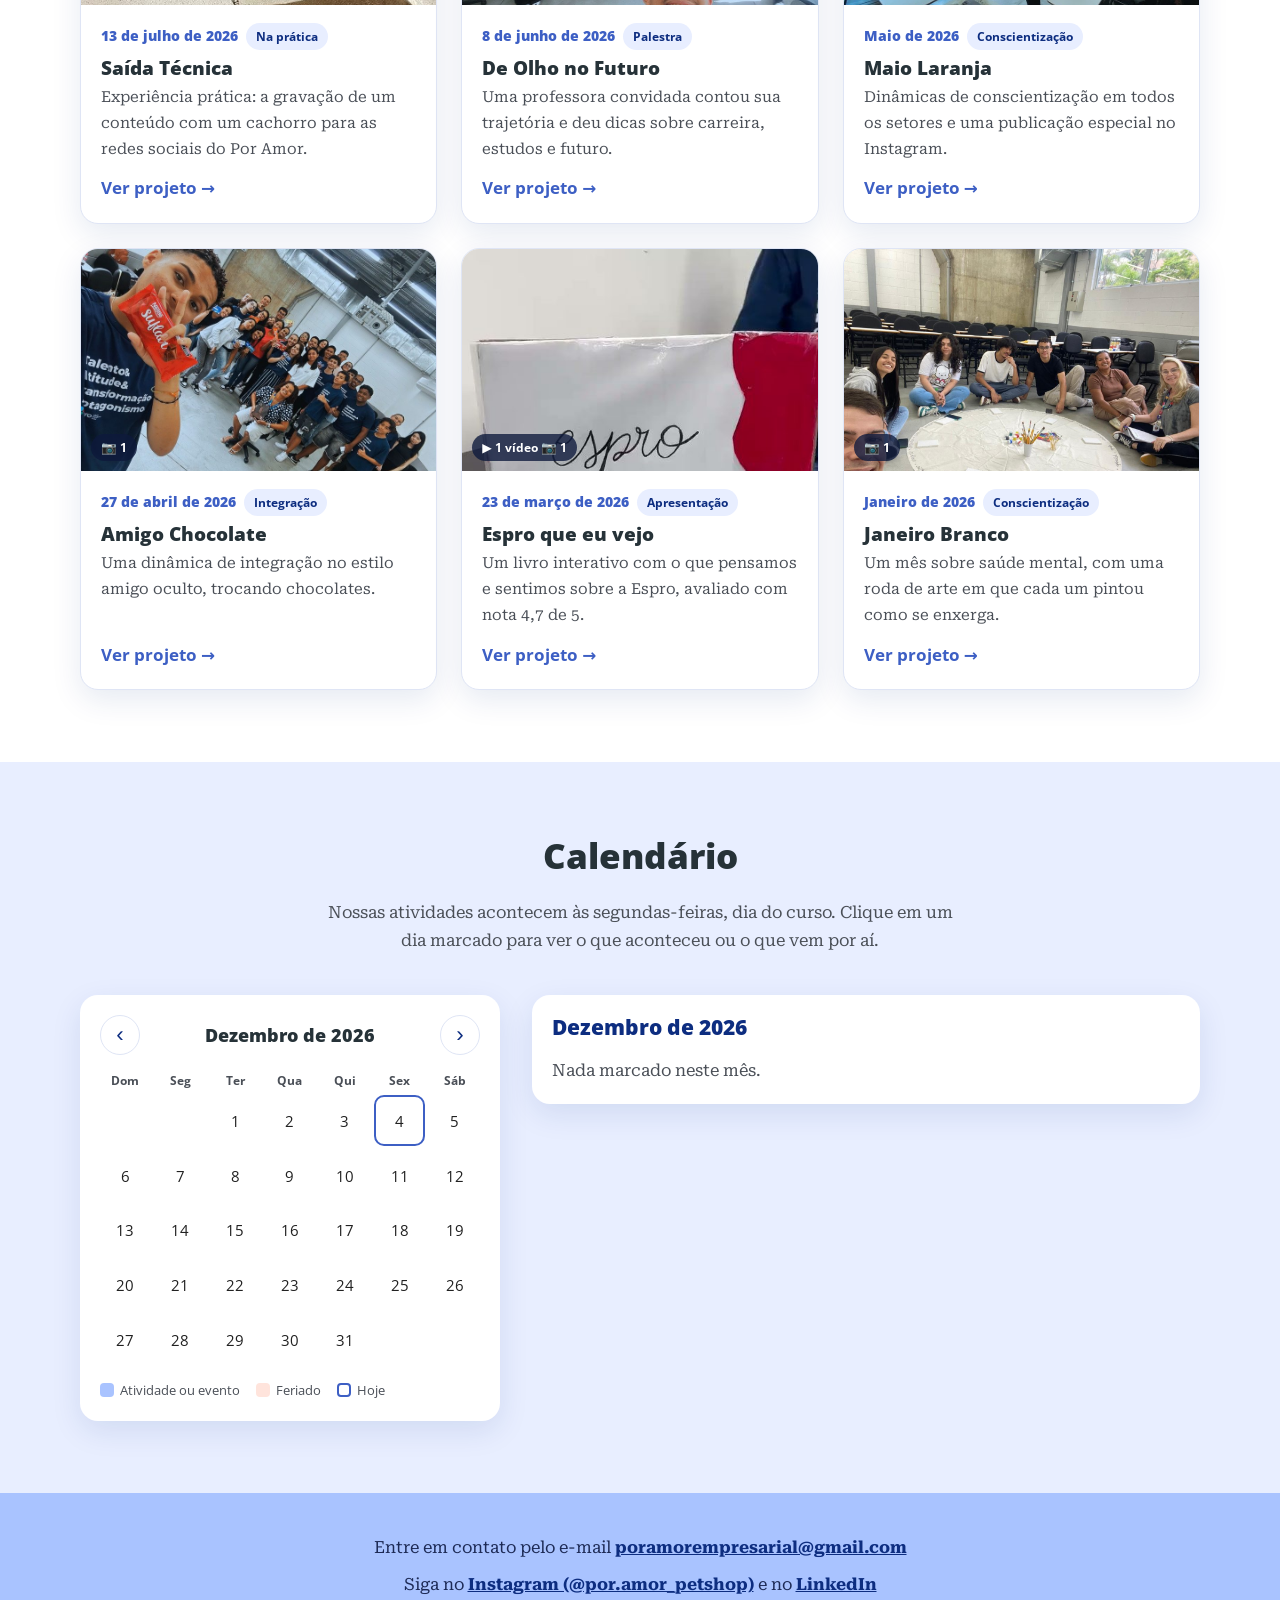
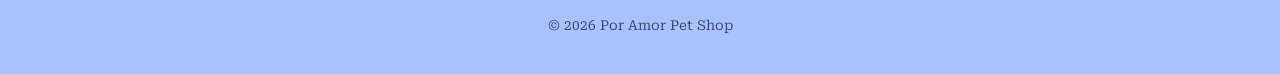
<file: projetos.html>
<!doctype html>
<html lang="pt-BR">
<head>
  <meta charset="utf-8">
  <meta name="viewport" content="width=device-width, initial-scale=1">
  <title>Projetos | Por Amor Pet Shop</title>
  <meta name="description" content="Projetos desenvolvidos pelo time do Por Amor: Janeiro Branco, Espro que eu vejo e mais.">
  <link rel="icon" href="assets/img/favicon.png">
  <link rel="preconnect" href="https://fonts.googleapis.com">
  <link rel="preconnect" href="https://fonts.gstatic.com" crossorigin>
  <link href="https://fonts.googleapis.com/css2?family=Open+Sans:wght@600;700;800&family=Roboto+Serif:opsz,wght@8..144,400;8..144,600&display=swap" rel="stylesheet">
  <link rel="stylesheet" href="assets/css/style.css">
</head>
<body>
  <a class="skip-link" href="#conteudo">Pular para o conteúdo</a>

  <header class="site-header">
    <div class="container">
      <a class="brand" href="index.html" aria-label="Por Amor Pet Shop, página inicial">
        <img src="assets/img/logo.png" alt="Por Amor Pet Shop" width="64" height="36">
      </a>
      <button class="nav-toggle" aria-expanded="false" aria-controls="site-nav" aria-label="Abrir menu">
        <svg viewBox="0 0 24 24" fill="none" stroke="currentColor" stroke-width="2" stroke-linecap="round"><path d="M4 6h16M4 12h16M4 18h16"/></svg>
      </button>
      <nav class="site-nav" id="site-nav" aria-label="Principal">
        <ul>
          <li><a href="index.html">Início</a></li>
          <li><a href="quem-somos.html">Quem Somos</a></li>
          <li><a href="missao-visao-valores.html">Missão, Visão e Valores</a></li>
          <li><a href="projetos.html" aria-current="page">Projetos</a></li>
          <li><a href="time.html">Time</a></li>
          <li><a href="homenagem.html">Homenagem</a></li>
          <li><a href="adote.html">Adote</a></li>
          <li><a href="diversao.html">Diversão</a></li>
          <li><a href="redes-sociais.html">Redes Sociais</a></li>
        </ul>
      </nav>
    </div>
  </header>

  <main id="conteudo">
    <section class="page-banner">
      <div class="container">
        <h1>Projetos</h1>
        <p>Tudo o que o time do Por Amor já desenvolveu, do mais recente ao mais antigo. Clique em um projeto para ver os detalhes.</p>
      </div>
    </section>

    <!-- Os projetos são gerados por assets/js/main.js a partir de data/projetos.json -->
    <section class="section">
      <div class="container">
        <div class="filter-bar" id="project-filters" aria-label="Filtrar projetos por tipo"></div>
        <div class="project-grid" id="project-grid">
          <p class="team-status">Carregando projetos…</p>
        </div>
      </div>
    </section>

    <!-- Janela com o projeto completo (abre ao clicar num card ou pelo link projetos.html#id) -->
    <dialog class="project-dialog" id="project-dialog" aria-labelledby="project-dialog-title"></dialog>

    <!-- A agenda é gerada por assets/js/main.js a partir de data/eventos.json -->
    <section class="section section-agenda" id="calendario">
      <div class="container">
        <div class="section-title">
          <h2>Calendário</h2>
          <p>Nossas atividades acontecem às segundas-feiras, dia do curso. Clique em um dia marcado para ver o que aconteceu ou o que vem por aí.</p>
        </div>
        <div class="agenda">
          <div class="calendar" id="calendar">
            <div class="cal-header">
              <button type="button" class="cal-nav" data-prev aria-label="Mês anterior">‹</button>
              <h3 data-month-label aria-live="polite"></h3>
              <button type="button" class="cal-nav" data-next aria-label="Próximo mês">›</button>
            </div>
            <div class="cal-weekdays" aria-hidden="true">
              <span>Dom</span><span>Seg</span><span>Ter</span><span>Qua</span><span>Qui</span><span>Sex</span><span>Sáb</span>
            </div>
            <div class="cal-grid" data-grid></div>
            <div class="cal-legend" aria-hidden="true">
              <span><i class="dot-event"></i>Atividade ou evento</span>
              <span><i class="dot-holiday"></i>Feriado</span>
              <span><i class="dot-today"></i>Hoje</span>
            </div>
          </div>
          <div class="event-panel">
            <h3 id="event-list-title">Eventos</h3>
            <div id="event-list"></div>
          </div>
        </div>
      </div>
    </section>
  </main>

  <footer class="site-footer">
    <div class="container">
      <p>Entre em contato pelo e-mail <a href="mailto:poramorempresarial@gmail.com">poramorempresarial@gmail.com</a></p>
      <p>Siga no <a href="https://www.instagram.com/por.amor_petshop" target="_blank" rel="noopener">Instagram (@por.amor_petshop)</a> e no <a href="https://www.linkedin.com/company/por-amor-pet-shop/" target="_blank" rel="noopener">LinkedIn</a></p>
      <p class="footer-small">© <span data-year>2026</span> Por Amor Pet Shop</p>
    </div>
  </footer>

  <script src="assets/js/main.js"></script>
</body>
</html>
</file>
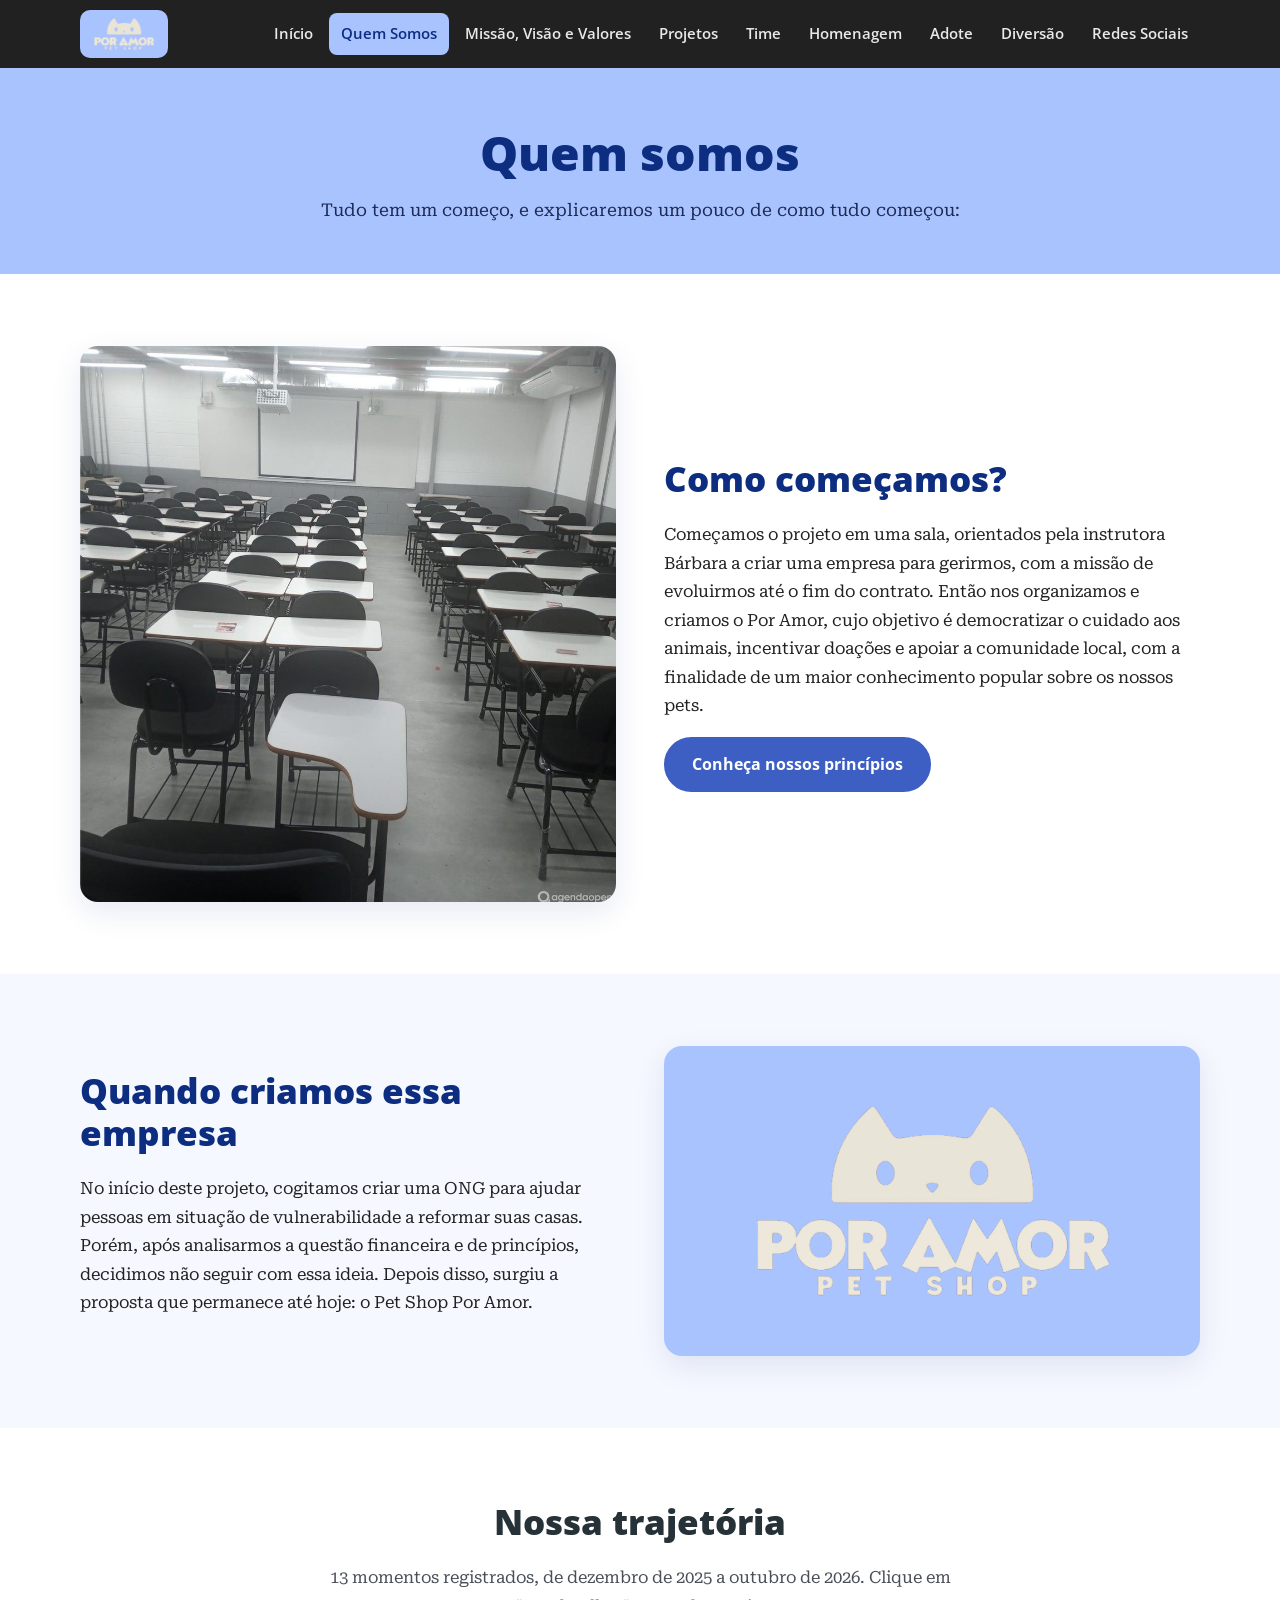
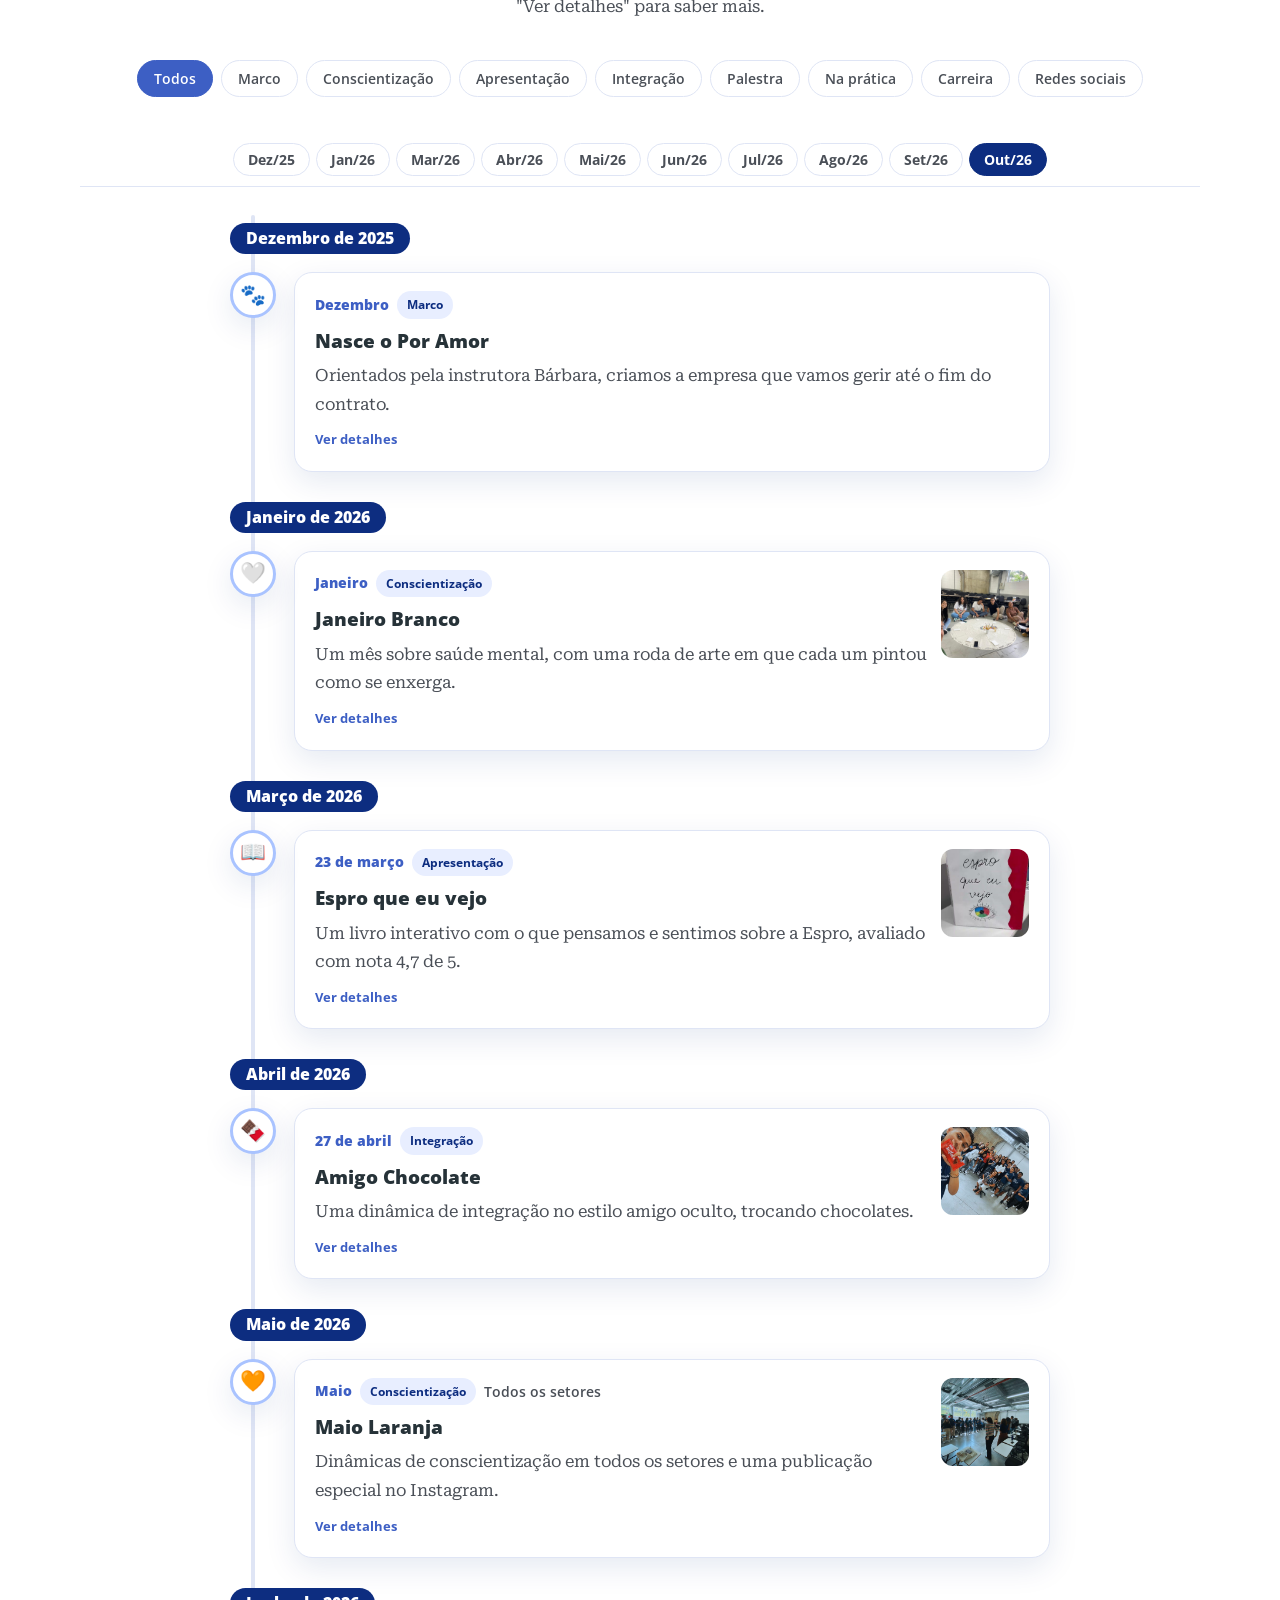
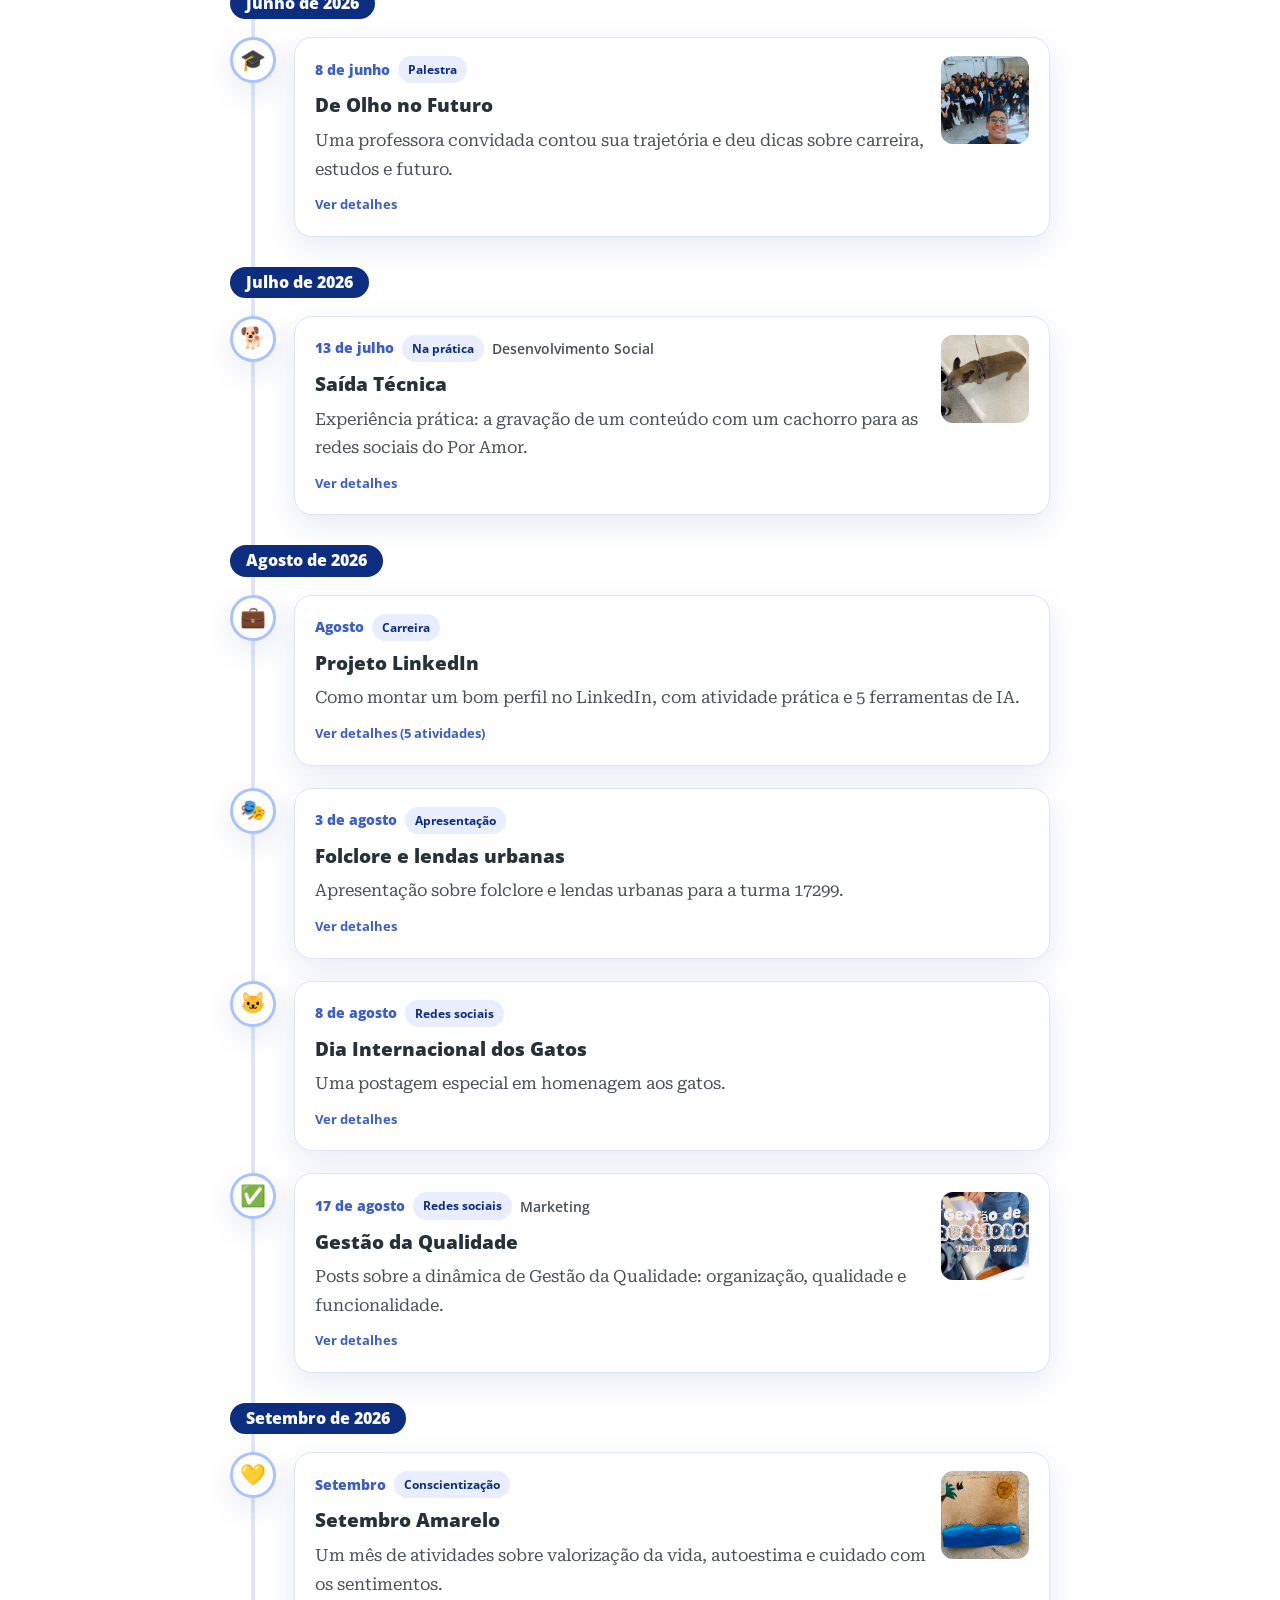
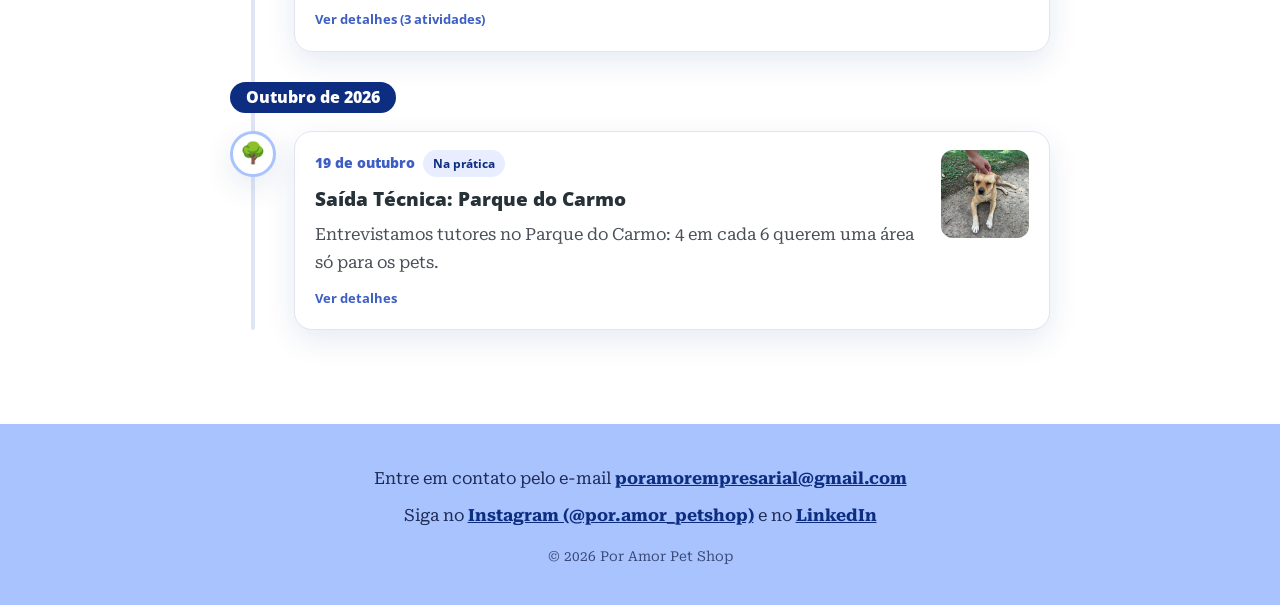
<file: quem-somos.html>
<!doctype html>
<html lang="pt-BR">
<head>
  <meta charset="utf-8">
  <meta name="viewport" content="width=device-width, initial-scale=1">
  <title>Quem Somos | Por Amor Pet Shop</title>
  <meta name="description" content="Conheça a história do Por Amor Pet Shop: como começamos e por que criamos a empresa.">
  <link rel="icon" href="assets/img/favicon.png">
  <link rel="preconnect" href="https://fonts.googleapis.com">
  <link rel="preconnect" href="https://fonts.gstatic.com" crossorigin>
  <link href="https://fonts.googleapis.com/css2?family=Open+Sans:wght@600;700;800&family=Roboto+Serif:opsz,wght@8..144,400;8..144,600&display=swap" rel="stylesheet">
  <link rel="stylesheet" href="assets/css/style.css">
</head>
<body>
  <a class="skip-link" href="#conteudo">Pular para o conteúdo</a>

  <header class="site-header">
    <div class="container">
      <a class="brand" href="index.html" aria-label="Por Amor Pet Shop, página inicial">
        <img src="assets/img/logo.png" alt="Por Amor Pet Shop" width="64" height="36">
      </a>
      <button class="nav-toggle" aria-expanded="false" aria-controls="site-nav" aria-label="Abrir menu">
        <svg viewBox="0 0 24 24" fill="none" stroke="currentColor" stroke-width="2" stroke-linecap="round"><path d="M4 6h16M4 12h16M4 18h16"/></svg>
      </button>
      <nav class="site-nav" id="site-nav" aria-label="Principal">
        <ul>
          <li><a href="index.html">Início</a></li>
          <li><a href="quem-somos.html" aria-current="page">Quem Somos</a></li>
          <li><a href="missao-visao-valores.html">Missão, Visão e Valores</a></li>
          <li><a href="projetos.html">Projetos</a></li>
          <li><a href="time.html">Time</a></li>
          <li><a href="homenagem.html">Homenagem</a></li>
          <li><a href="adote.html">Adote</a></li>
          <li><a href="diversao.html">Diversão</a></li>
          <li><a href="redes-sociais.html">Redes Sociais</a></li>
        </ul>
      </nav>
    </div>
  </header>

  <main id="conteudo">
    <section class="page-banner">
      <div class="container">
        <h1>Quem somos</h1>
        <p>Tudo tem um começo, e explicaremos um pouco de como tudo começou:</p>
      </div>
    </section>

    <section class="section">
      <div class="container split">
        <div class="split-media">
          <img src="assets/img/como-comecamos.jpg" alt="Sala de aula vazia com fileiras de carteiras" loading="lazy">
        </div>
        <div class="split-text">
          <h2>Como começamos?</h2>
          <p>Começamos o projeto em uma sala, orientados pela instrutora Bárbara a criar uma empresa para gerirmos, com a missão de evoluirmos até o fim do contrato. Então nos organizamos e criamos o Por Amor, cujo objetivo é democratizar o cuidado aos animais, incentivar doações e apoiar a comunidade local, com a finalidade de um maior conhecimento popular sobre os nossos pets.</p>
          <a class="btn" href="missao-visao-valores.html">Conheça nossos princípios</a>
        </div>
      </div>
    </section>

    <section class="section section-alt">
      <div class="container split reverse">
        <div class="split-media">
          <div class="logo-card">
            <img src="assets/img/logo.png" alt="Logo do Por Amor Pet Shop" width="517" height="292" loading="lazy">
          </div>
        </div>
        <div class="split-text">
          <h2>Quando criamos essa empresa</h2>
          <p>No início deste projeto, cogitamos criar uma ONG para ajudar pessoas em situação de vulnerabilidade a reformar suas casas. Porém, após analisarmos a questão financeira e de princípios, decidimos não seguir com essa ideia. Depois disso, surgiu a proposta que permanece até hoje: o Pet Shop Por Amor.</p>
        </div>
      </div>
    </section>

    <!-- A linha do tempo é montada por assets/js/main.js a partir de data/historia.json
         (e os próximos eventos de data/eventos.json aparecem no fim como "Em breve") -->
    <section class="section" id="trajetoria">
      <div class="container">
        <div class="section-title">
          <h2>Nossa trajetória</h2>
          <p id="timeline-summary">Tudo o que já fizemos juntos, mês a mês.</p>
        </div>
        <div class="filter-bar" id="timeline-filters" aria-label="Filtrar por tipo de atividade"></div>
        <nav class="timeline-months" id="timeline-months" aria-label="Ir para o mês"></nav>
        <div class="timeline" id="timeline">
          <div class="timeline-line" aria-hidden="true"><div class="timeline-progress"></div></div>
          <p class="team-status">Carregando…</p>
        </div>
      </div>
    </section>
  </main>

  <footer class="site-footer">
    <div class="container">
      <p>Entre em contato pelo e-mail <a href="mailto:poramorempresarial@gmail.com">poramorempresarial@gmail.com</a></p>
      <p>Siga no <a href="https://www.instagram.com/por.amor_petshop" target="_blank" rel="noopener">Instagram (@por.amor_petshop)</a> e no <a href="https://www.linkedin.com/company/por-amor-pet-shop/" target="_blank" rel="noopener">LinkedIn</a></p>
      <p class="footer-small">© <span data-year>2026</span> Por Amor Pet Shop</p>
    </div>
  </footer>

  <script src="assets/js/main.js"></script>
</body>
</html>
</file>
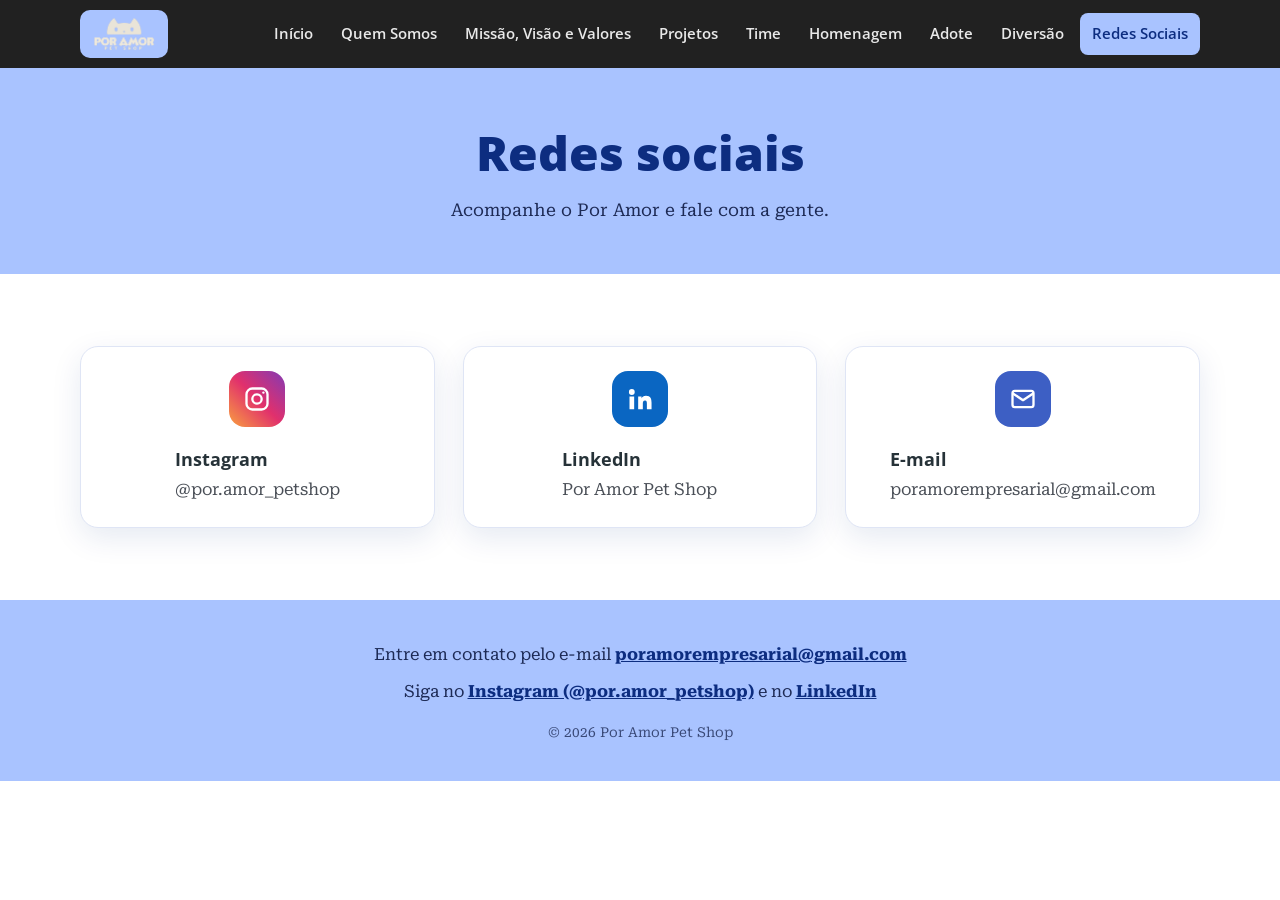
<file: redes-sociais.html>
<!doctype html>
<html lang="pt-BR">
<head>
  <meta charset="utf-8">
  <meta name="viewport" content="width=device-width, initial-scale=1">
  <title>Redes Sociais | Por Amor Pet Shop</title>
  <meta name="description" content="Siga o Por Amor Pet Shop no Instagram e fale com a gente por e-mail.">
  <link rel="icon" href="assets/img/favicon.png">
  <link rel="preconnect" href="https://fonts.googleapis.com">
  <link rel="preconnect" href="https://fonts.gstatic.com" crossorigin>
  <link href="https://fonts.googleapis.com/css2?family=Open+Sans:wght@600;700;800&family=Roboto+Serif:opsz,wght@8..144,400;8..144,600&display=swap" rel="stylesheet">
  <link rel="stylesheet" href="assets/css/style.css">
</head>
<body>
  <a class="skip-link" href="#conteudo">Pular para o conteúdo</a>

  <header class="site-header">
    <div class="container">
      <a class="brand" href="index.html" aria-label="Por Amor Pet Shop, página inicial">
        <img src="assets/img/logo.png" alt="Por Amor Pet Shop" width="64" height="36">
      </a>
      <button class="nav-toggle" aria-expanded="false" aria-controls="site-nav" aria-label="Abrir menu">
        <svg viewBox="0 0 24 24" fill="none" stroke="currentColor" stroke-width="2" stroke-linecap="round"><path d="M4 6h16M4 12h16M4 18h16"/></svg>
      </button>
      <nav class="site-nav" id="site-nav" aria-label="Principal">
        <ul>
          <li><a href="index.html">Início</a></li>
          <li><a href="quem-somos.html">Quem Somos</a></li>
          <li><a href="missao-visao-valores.html">Missão, Visão e Valores</a></li>
          <li><a href="projetos.html">Projetos</a></li>
          <li><a href="time.html">Time</a></li>
          <li><a href="homenagem.html">Homenagem</a></li>
          <li><a href="adote.html">Adote</a></li>
          <li><a href="diversao.html">Diversão</a></li>
          <li><a href="redes-sociais.html" aria-current="page">Redes Sociais</a></li>
        </ul>
      </nav>
    </div>
  </header>

  <main id="conteudo">
    <section class="page-banner">
      <div class="container">
        <h1>Redes sociais</h1>
        <p>Acompanhe o Por Amor e fale com a gente.</p>
      </div>
    </section>

    <section class="section">
      <div class="container card-grid">
        <a class="card social-card" href="https://www.instagram.com/por.amor_petshop" target="_blank" rel="noopener">
          <div class="social-icon instagram" aria-hidden="true">
            <svg viewBox="0 0 24 24" fill="none" stroke="currentColor" stroke-width="2"><rect x="3" y="3" width="18" height="18" rx="5"/><circle cx="12" cy="12" r="4"/><circle cx="17.5" cy="6.5" r="1" fill="currentColor" stroke="none"/></svg>
          </div>
          <div>
            <strong>Instagram</strong>
            <span>@por.amor_petshop</span>
          </div>
        </a>
        <a class="card social-card" href="https://www.linkedin.com/company/por-amor-pet-shop/" target="_blank" rel="noopener">
          <div class="social-icon linkedin" aria-hidden="true">
            <svg viewBox="0 0 24 24" fill="currentColor"><path d="M4.98 3.5a2.5 2.5 0 1 1 0 5 2.5 2.5 0 0 1 0-5ZM3 9.75h4v11H3v-11Zm6.5 0h3.8v1.5h.06c.53-1 1.83-2.06 3.77-2.06 4.03 0 4.77 2.65 4.77 6.1v5.46h-4v-4.84c0-1.16-.02-2.64-1.61-2.64-1.61 0-1.86 1.26-1.86 2.56v4.92h-4v-11Z"/></svg>
          </div>
          <div>
            <strong>LinkedIn</strong>
            <span>Por Amor Pet Shop</span>
          </div>
        </a>
        <a class="card social-card" href="mailto:poramorempresarial@gmail.com">
          <div class="social-icon email" aria-hidden="true">
            <svg viewBox="0 0 24 24" fill="none" stroke="currentColor" stroke-width="2" stroke-linejoin="round"><rect x="3" y="5" width="18" height="14" rx="2"/><path d="m3 7 9 6 9-6"/></svg>
          </div>
          <div>
            <strong>E-mail</strong>
            <span>poramorempresarial@gmail.com</span>
          </div>
        </a>
      </div>
    </section>

  </main>

  <footer class="site-footer">
    <div class="container">
      <p>Entre em contato pelo e-mail <a href="mailto:poramorempresarial@gmail.com">poramorempresarial@gmail.com</a></p>
      <p>Siga no <a href="https://www.instagram.com/por.amor_petshop" target="_blank" rel="noopener">Instagram (@por.amor_petshop)</a> e no <a href="https://www.linkedin.com/company/por-amor-pet-shop/" target="_blank" rel="noopener">LinkedIn</a></p>
      <p class="footer-small">© <span data-year>2026</span> Por Amor Pet Shop</p>
    </div>
  </footer>

  <script src="assets/js/main.js"></script>
</body>
</html>
</file>
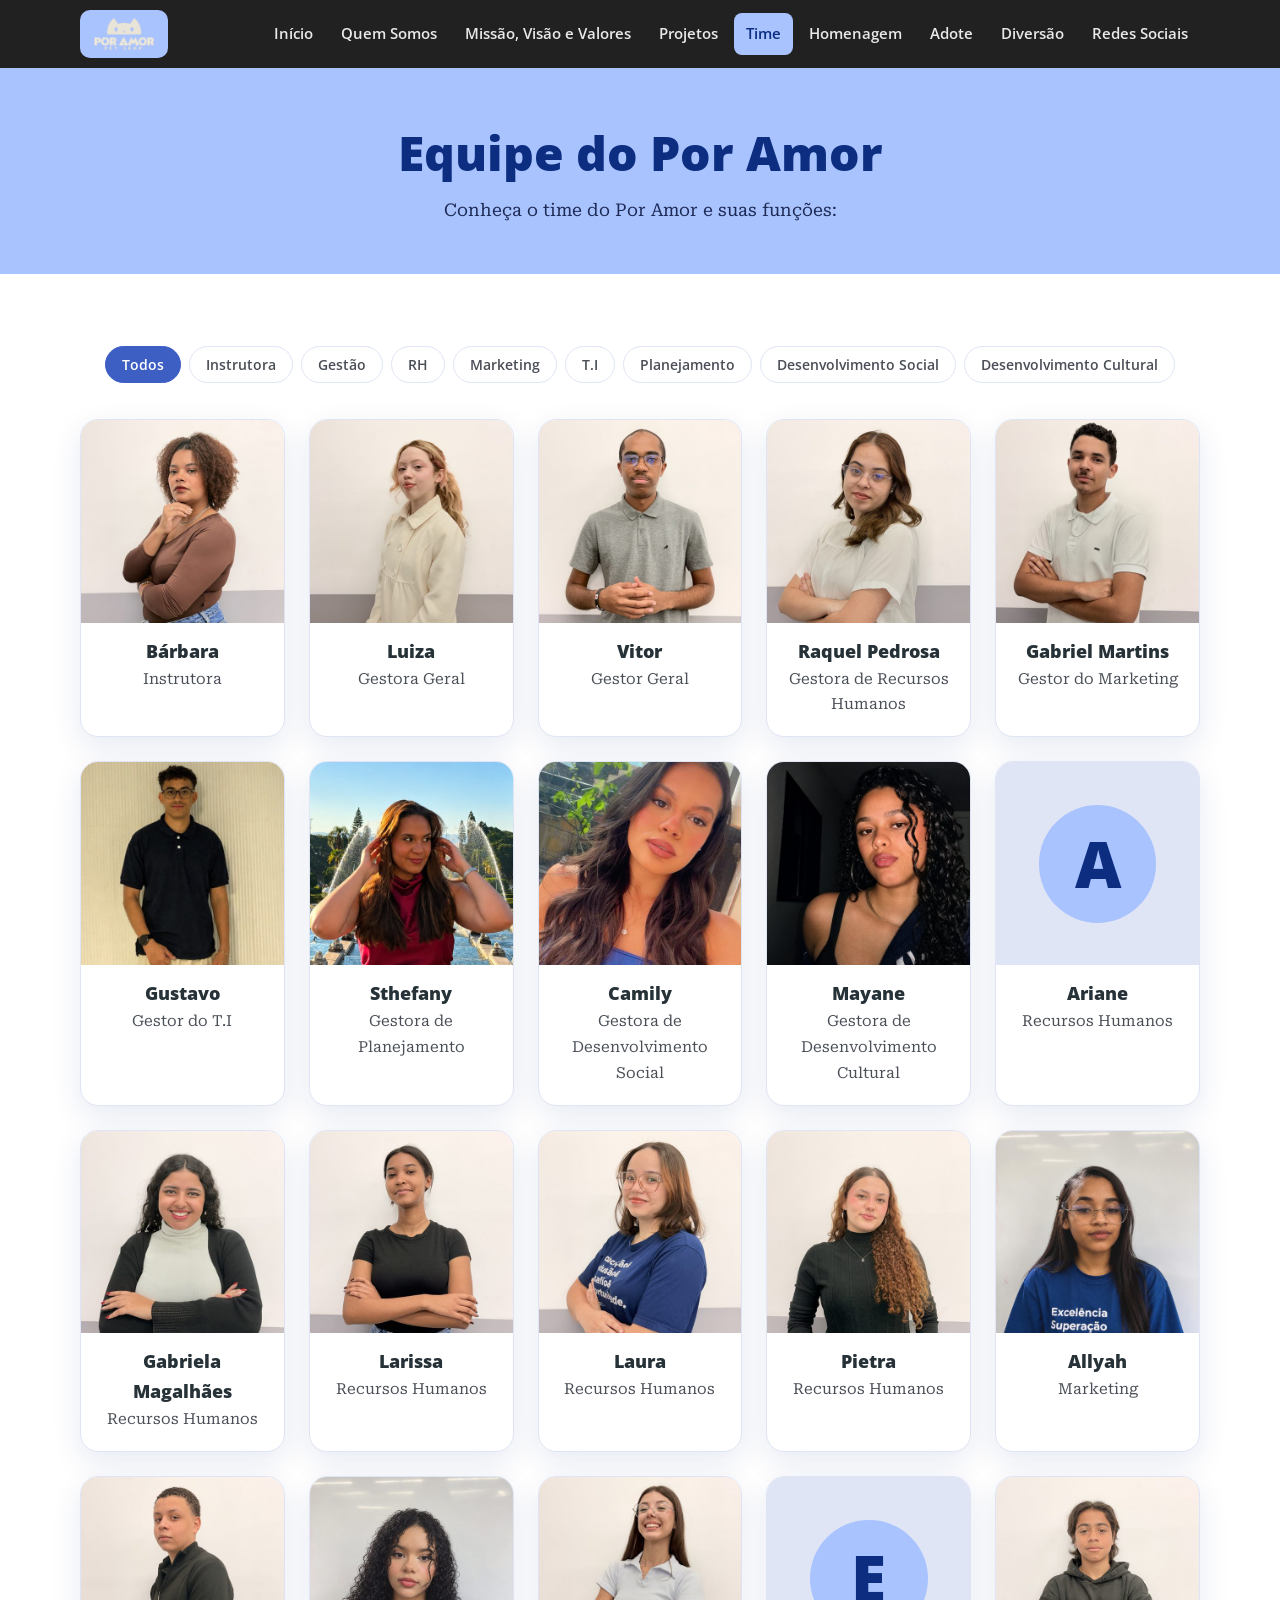
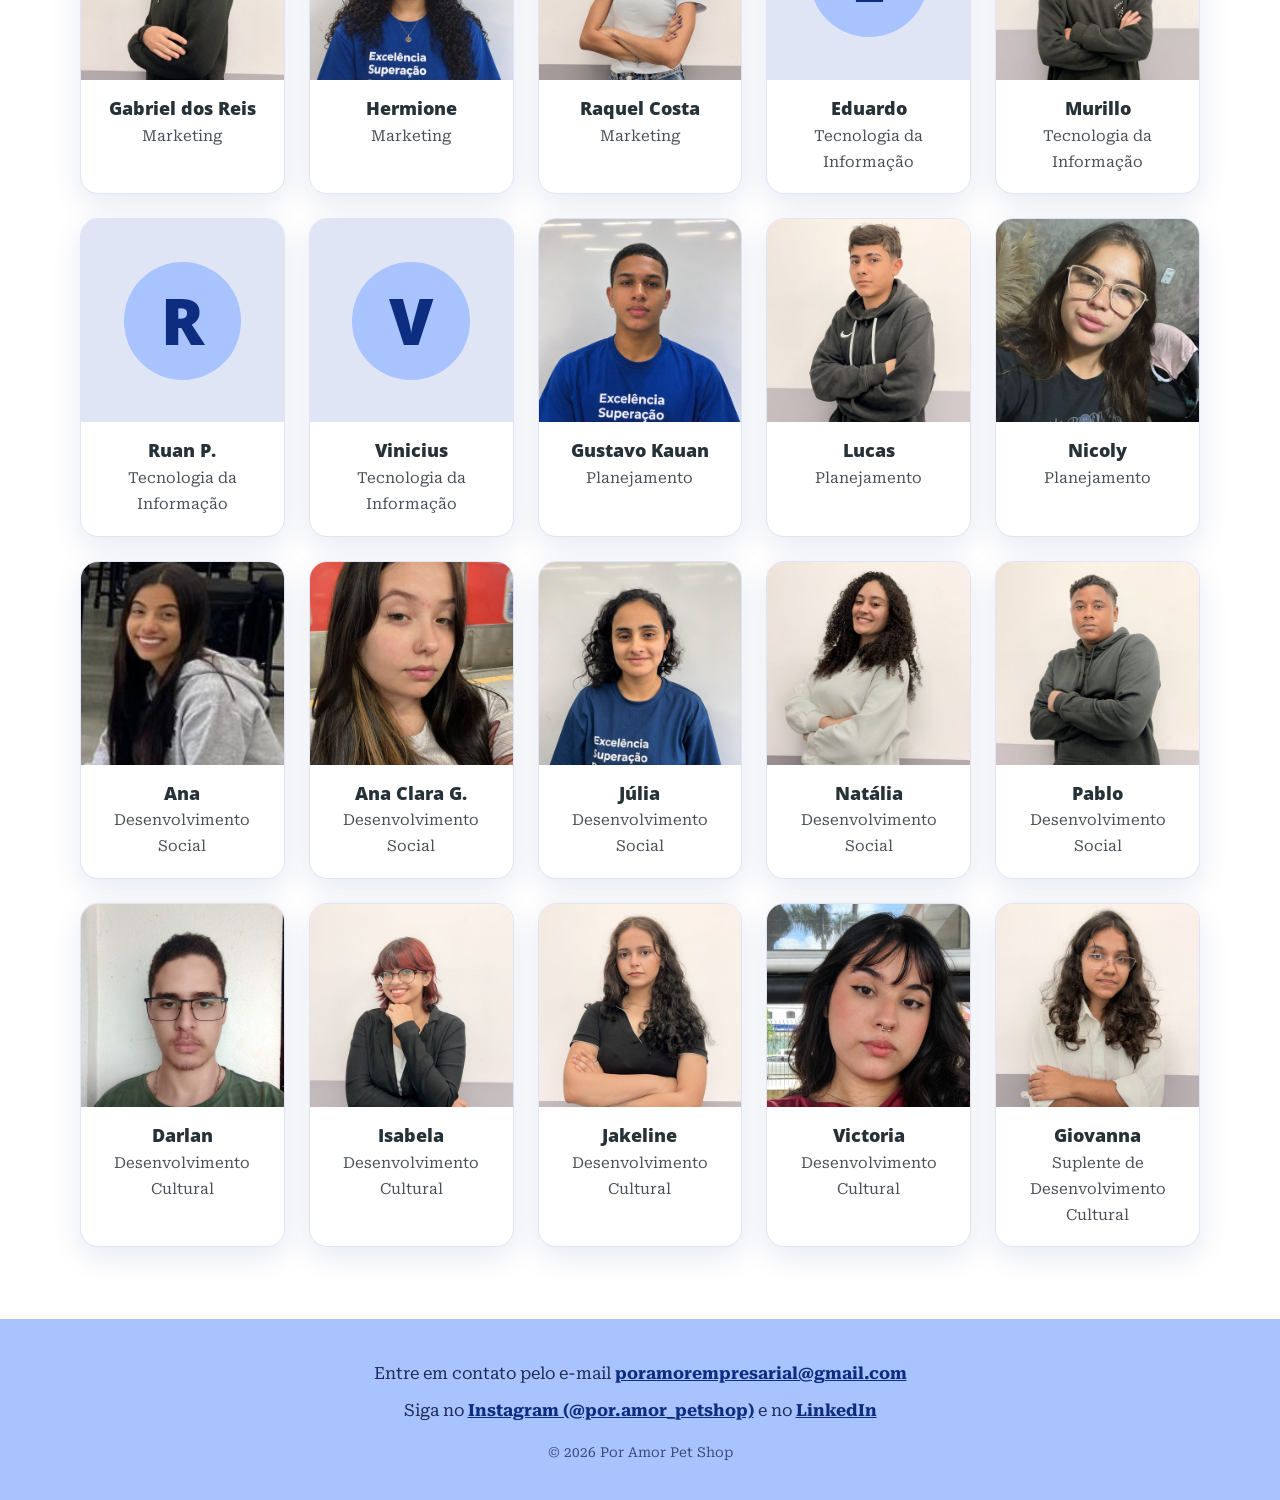
<file: time.html>
<!doctype html>
<html lang="pt-BR">
<head>
  <meta charset="utf-8">
  <meta name="viewport" content="width=device-width, initial-scale=1">
  <title>Time do Por Amor | Por Amor Pet Shop</title>
  <meta name="description" content="Conheça o time do Por Amor Pet Shop e as funções de cada integrante.">
  <link rel="icon" href="assets/img/favicon.png">
  <link rel="preconnect" href="https://fonts.googleapis.com">
  <link rel="preconnect" href="https://fonts.gstatic.com" crossorigin>
  <link href="https://fonts.googleapis.com/css2?family=Open+Sans:wght@600;700;800&family=Roboto+Serif:opsz,wght@8..144,400;8..144,600&display=swap" rel="stylesheet">
  <link rel="stylesheet" href="assets/css/style.css">
</head>
<body>
  <a class="skip-link" href="#conteudo">Pular para o conteúdo</a>

  <header class="site-header">
    <div class="container">
      <a class="brand" href="index.html" aria-label="Por Amor Pet Shop, página inicial">
        <img src="assets/img/logo.png" alt="Por Amor Pet Shop" width="64" height="36">
      </a>
      <button class="nav-toggle" aria-expanded="false" aria-controls="site-nav" aria-label="Abrir menu">
        <svg viewBox="0 0 24 24" fill="none" stroke="currentColor" stroke-width="2" stroke-linecap="round"><path d="M4 6h16M4 12h16M4 18h16"/></svg>
      </button>
      <nav class="site-nav" id="site-nav" aria-label="Principal">
        <ul>
          <li><a href="index.html">Início</a></li>
          <li><a href="quem-somos.html">Quem Somos</a></li>
          <li><a href="missao-visao-valores.html">Missão, Visão e Valores</a></li>
          <li><a href="projetos.html">Projetos</a></li>
          <li><a href="time.html" aria-current="page">Time</a></li>
          <li><a href="homenagem.html">Homenagem</a></li>
          <li><a href="adote.html">Adote</a></li>
          <li><a href="diversao.html">Diversão</a></li>
          <li><a href="redes-sociais.html">Redes Sociais</a></li>
        </ul>
      </nav>
    </div>
  </header>

  <main id="conteudo">
    <section class="page-banner">
      <div class="container">
        <h1>Equipe do Por Amor</h1>
        <p>Conheça o time do Por Amor e suas funções:</p>
      </div>
    </section>

    <section class="section">
      <div class="container">
        <!-- Os cards são gerados por assets/js/main.js a partir de data/time.json -->
        <div class="filter-bar" id="team-filters" aria-label="Filtrar por área"></div>
        <p class="team-status" id="team-status">Carregando o time…</p>
        <div class="team-grid" id="team-grid"></div>
      </div>
    </section>
  </main>

  <footer class="site-footer">
    <div class="container">
      <p>Entre em contato pelo e-mail <a href="mailto:poramorempresarial@gmail.com">poramorempresarial@gmail.com</a></p>
      <p>Siga no <a href="https://www.instagram.com/por.amor_petshop" target="_blank" rel="noopener">Instagram (@por.amor_petshop)</a> e no <a href="https://www.linkedin.com/company/por-amor-pet-shop/" target="_blank" rel="noopener">LinkedIn</a></p>
      <p class="footer-small">© <span data-year>2026</span> Por Amor Pet Shop</p>
    </div>
  </footer>

  <script src="assets/js/main.js"></script>
</body>
</html>
</file>
<file: assets/css/style.css>
/* ==========================================================
   Por Amor Pet Shop — estilos globais
   ========================================================== */

:root {
  --brand: #a9c3ff;          /* lavanda da marca (fundo do logo) */
  --brand-soft: #e8eeff;
  --brand-strong: #3d5fc4;   /* botões e links */
  --brand-deep: #0d2d80;     /* azul-marinho dos ícones */
  --cream: #ece6da;          /* cor do logo */
  --ink: #212121;
  --ink-soft: #4a4f57;
  --heading: #263238;
  --surface: #ffffff;
  --surface-alt: #f6f8ff;
  --line: #dfe5f5;
  --header-bg: #212121;

  --font-heading: "Open Sans", system-ui, sans-serif;
  --font-body: "Roboto Serif", Georgia, serif;

  --radius: 18px;
  --shadow: 0 10px 30px rgba(13, 45, 128, 0.10);
  --container: 1120px;
}

*,
*::before,
*::after { box-sizing: border-box; }

html { scroll-behavior: smooth; }

body {
  margin: 0;
  background: var(--surface);
  color: var(--ink);
  font-family: var(--font-body);
  font-size: 1.05rem;
  line-height: 1.7;
  -webkit-font-smoothing: antialiased;
}

img { max-width: 100%; height: auto; display: block; }

a { color: var(--brand-strong); }

h1, h2, h3 {
  font-family: var(--font-heading);
  font-weight: 800;
  color: var(--heading);
  line-height: 1.2;
  margin: 0 0 0.6em;
}

h1 { font-size: clamp(2rem, 4.5vw, 3rem); }
h2 { font-size: clamp(1.6rem, 3.2vw, 2.2rem); }
h3 { font-size: 1.3rem; }

p { margin: 0 0 1em; }

.container {
  width: min(100% - 32px, var(--container));
  margin-inline: auto;
}

.skip-link {
  position: absolute;
  left: -9999px;
  top: 8px;
  background: var(--surface);
  padding: 8px 14px;
  border-radius: 8px;
  z-index: 100;
}
.skip-link:focus { left: 8px; }

/* ---------- Cabeçalho ---------- */

.site-header {
  position: sticky;
  top: 0;
  z-index: 50;
  background: var(--header-bg);
  color: #fff;
}

.site-header .container {
  display: flex;
  align-items: center;
  justify-content: space-between;
  gap: 16px;
  min-height: 68px;
}

.brand {
  display: flex;
  align-items: center;
  text-decoration: none;
  background: var(--brand);
  border-radius: 10px;
  padding: 6px 12px;
}
.brand img { height: 36px; width: auto; }

.nav-toggle {
  display: none;
  background: none;
  border: 0;
  color: #fff;
  padding: 8px;
  cursor: pointer;
}
.nav-toggle svg { width: 28px; height: 28px; }

.site-nav ul {
  list-style: none;
  display: flex;
  flex-wrap: wrap;
  gap: 4px;
  margin: 0;
  padding: 0;
}

.site-nav a {
  display: block;
  color: #e9e9e9;
  text-decoration: none;
  font-family: var(--font-heading);
  font-weight: 600;
  font-size: 0.95rem;
  padding: 8px 12px;
  border-radius: 8px;
  transition: background 0.2s, color 0.2s;
}
.site-nav a:hover { background: rgba(255, 255, 255, 0.1); color: #fff; }
.site-nav a[aria-current="page"] { background: var(--brand); color: var(--brand-deep); }

/* Telas médias: menu mais compacto para caber em uma linha */
@media (max-width: 1140px) {
  .site-nav ul { gap: 2px; }
  .site-nav a { padding: 8px 8px; font-size: 0.9rem; }
}

@media (max-width: 980px) {
  .nav-toggle { display: block; }
  .site-nav {
    display: none;
    position: absolute;
    top: 100%;
    left: 0;
    right: 0;
    background: var(--header-bg);
    padding: 8px 16px 16px;
    box-shadow: 0 12px 24px rgba(0, 0, 0, 0.25);
  }
  .site-nav.is-open { display: block; }
  .site-nav ul { flex-direction: column; }
  .site-nav a { padding: 12px; }
}

/* ---------- Hero / banners ---------- */

.hero {
  background: var(--brand);
  text-align: center;
  padding: 72px 0 80px;
}
.hero-logo {
  width: min(460px, 80%);
  margin: 0 auto;
  filter: drop-shadow(0 6px 10px rgba(13, 45, 128, 0.25));
}

/* Topo da página inicial: logo + título + botões */
.hero-home { padding: 64px 0; }
.hero-grid {
  display: grid;
  grid-template-columns: minmax(0, 1fr) minmax(0, 1.1fr);
  gap: 48px;
  align-items: center;
  text-align: left;
}
.hero-grid .hero-logo { width: min(460px, 100%); }
.hero-text h1 { color: var(--brand-deep); }
.hero-text p { color: #1d2a55; font-size: 1.2rem; max-width: 520px; }
.hero-buttons { display: flex; flex-wrap: wrap; gap: 12px; margin-top: 24px; }
.btn.btn-light { background: #fff; border-color: #fff; color: var(--brand-deep); }
.btn.btn-light:hover { background: var(--brand-deep); border-color: var(--brand-deep); color: #fff; }
@media (max-width: 800px) {
  .hero-home { padding: 44px 0 52px; }
  .hero-grid { grid-template-columns: 1fr; gap: 24px; text-align: center; }
  .hero-grid .hero-logo { width: min(320px, 80%); }
  .hero-text p { margin-inline: auto; }
  .hero-buttons { justify-content: center; }
}

.page-banner {
  background: var(--brand);
  padding: 56px 0 48px;
  text-align: center;
}
.page-banner h1 { color: var(--brand-deep); margin-bottom: 0.3em; }
.page-banner p {
  max-width: 640px;
  margin: 0 auto;
  color: #1d2a55;
  font-size: 1.1rem;
}

/* ---------- Seções ---------- */

.section { padding: 72px 0; }
.section-alt { background: var(--surface-alt); }
.section-title { text-align: center; margin-bottom: 40px; }
.section-title p { color: var(--ink-soft); max-width: 640px; margin-inline: auto; }

.intro {
  text-align: center;
  max-width: 720px;
  margin: 0 auto;
}
.intro p { font-size: 1.15rem; color: var(--ink-soft); }

.btn-row {
  display: flex;
  flex-wrap: wrap;
  justify-content: center;
  gap: 12px;
  margin-top: 24px;
}

.btn {
  display: inline-flex;
  align-items: center;
  gap: 8px;
  font-family: var(--font-heading);
  font-weight: 700;
  font-size: 1rem;
  text-decoration: none;
  padding: 12px 26px;
  border-radius: 999px;
  border: 2px solid var(--brand-strong);
  background: var(--brand-strong);
  color: #fff;
  transition: transform 0.15s, background 0.2s, color 0.2s;
}
.btn:hover { transform: translateY(-2px); background: var(--brand-deep); border-color: var(--brand-deep); }
.btn-outline { background: transparent; color: var(--brand-strong); }
.btn-outline:hover { color: #fff; }

/* ---------- Cards ---------- */

.card-grid {
  display: grid;
  grid-template-columns: repeat(auto-fit, minmax(min(100%, 260px), 1fr));
  gap: 28px;
}

.card {
  background: var(--surface);
  border: 1px solid var(--line);
  border-radius: var(--radius);
  overflow: hidden;
  box-shadow: var(--shadow);
  display: flex;
  flex-direction: column;
}
.card img { width: 100%; aspect-ratio: 1 / 1; object-fit: cover; }
.card-body { padding: 24px; text-align: center; }
.card-body p { margin: 0; color: var(--ink-soft); }

/* Missão / visão / valores */
.pillar { padding: 32px 24px; text-align: center; }
.pillar img { width: 120px; height: 120px; margin: 0 auto 16px; aspect-ratio: auto; }
.pillar ul {
  list-style: none;
  padding: 0;
  margin: 0;
  color: var(--ink-soft);
}
.pillar li + li { margin-top: 4px; }

/* ---------- Bloco texto + imagem ---------- */

.split {
  display: grid;
  grid-template-columns: 1fr 1fr;
  gap: 48px;
  align-items: center;
}
.split.reverse .split-media { order: 2; }
.split-media img,
.split-media iframe {
  width: 100%;
  border-radius: var(--radius);
  box-shadow: var(--shadow);
}
.split-text h2 { color: var(--brand-deep); }

.logo-card {
  background: var(--brand);
  border-radius: var(--radius);
  padding: 48px 32px;
  box-shadow: var(--shadow);
}
.logo-card img { width: 80%; margin: 0 auto; box-shadow: none; border-radius: 0; }

@media (max-width: 800px) {
  .split { grid-template-columns: 1fr; gap: 28px; }
  .split.reverse .split-media { order: 0; }
}

.wide-photo {
  border-radius: var(--radius);
  box-shadow: var(--shadow);
  margin: 0 auto;
  width: 100%;
  max-width: 960px;
}

/* ---------- Embeds (mapa, calendário, drive) ---------- */

.embed {
  width: 100%;
  border: 0;
  border-radius: var(--radius);
  box-shadow: var(--shadow);
  background: var(--surface-alt);
}
.embed-map { height: 420px; }

/* ---------- Projetos ---------- */

.project-video {
  display: block;
  width: min(100%, 360px);
  max-height: 640px;
  margin: 0 auto;
  border-radius: var(--radius);
  box-shadow: var(--shadow);
  background: #000;
}
/* Página "Uma homenagem" (homenagem.html) */
.tribute-text {
  max-width: 720px;
  margin: 28px auto 0;
  text-align: center;
  font-size: 1.15rem;
  color: var(--ink-soft);
}
.tribute-video {
  display: block;
  width: 100%;
  max-width: 900px;
  aspect-ratio: 16 / 9;
  margin: 0 auto;
  border-radius: var(--radius);
  box-shadow: var(--shadow);
  background: #000;
}
.project-grid {
  display: grid;
  grid-template-columns: repeat(auto-fill, minmax(min(100%, 280px), 1fr));
  gap: 24px;
}
.project-card {
  text-decoration: none;
  color: inherit;
  transition: transform 0.15s, box-shadow 0.15s;
}
.project-card:hover,
.project-card:focus-visible { transform: translateY(-4px); box-shadow: 0 16px 36px rgba(13, 45, 128, 0.16); }
.project-cover {
  position: relative;
  aspect-ratio: 16 / 10;
  display: grid;
  place-items: center;
  overflow: hidden;
  background: linear-gradient(135deg, var(--brand), #d6e1ff);
}
.project-cover img { width: 100%; height: 100%; aspect-ratio: auto; object-fit: cover; }
.project-emoji { font-size: 4rem; line-height: 1; filter: drop-shadow(0 6px 10px rgba(13, 45, 128, 0.25)); }
.project-badge {
  position: absolute;
  left: 10px;
  bottom: 10px;
  padding: 3px 10px;
  border-radius: 999px;
  background: rgba(13, 25, 60, 0.78);
  color: #fff;
  font-family: var(--font-heading);
  font-weight: 700;
  font-size: 0.78rem;
}
.project-card-body { flex: 1; display: flex; flex-direction: column; gap: 6px; padding: 18px 20px 20px; }
.project-card-body .tl-meta { margin-bottom: 0; }
.project-card-body h3 { margin: 0; font-size: 1.2rem; }
.project-card-body p { margin: 0; color: var(--ink-soft); font-size: 0.95rem; }
.project-more { margin-top: auto; padding-top: 6px; font-family: var(--font-heading); font-weight: 700; color: var(--brand-strong); }

/* Janela do projeto */
body:has(.project-dialog[open]) { overflow: hidden; }
.project-dialog {
  width: min(760px, calc(100% - 24px));
  max-height: calc(100dvh - 32px);
  padding: 0;
  border: 0;
  border-radius: var(--radius);
  background: var(--surface);
  color: var(--ink);
  box-shadow: 0 30px 80px rgba(0, 0, 0, 0.35);
  overflow: hidden;
}
.project-dialog::backdrop { background: rgba(13, 25, 60, 0.6); }
.pd-inner { max-height: calc(100dvh - 32px); overflow-y: auto; }
.pd-header {
  position: sticky;
  top: 0;
  z-index: 2;
  padding: 18px 64px 14px 24px;
  background: var(--surface);
  border-bottom: 1px solid var(--line);
}
.pd-header .tl-meta { margin-bottom: 4px; }
.pd-header h2 { margin: 0; font-size: clamp(1.3rem, 4vw, 1.7rem); }
.pd-close {
  position: absolute;
  top: 14px;
  right: 14px;
  width: 40px;
  height: 40px;
  border: 0;
  border-radius: 50%;
  background: var(--brand-soft);
  color: var(--brand-deep);
  font-size: 1.6rem;
  line-height: 1;
  cursor: pointer;
}
.pd-close:hover { background: var(--brand); }
.pd-body { padding: 20px 24px; }
.pd-media { margin-bottom: 18px; }
.pd-media img { width: 100%; max-height: 420px; object-fit: cover; border-radius: 12px; }
.pd-media img.media-contain { object-fit: contain; }
.pd-media .project-video { max-height: 60vh; }
.pd-body .highlights { margin: 4px 0 16px; }

/* Resultado de pesquisa (projetos com "pesquisa") */
.survey { margin: 8px 0 20px; }
.survey h3 { color: var(--brand-deep); margin-bottom: 12px; }
.survey-grid { display: grid; grid-template-columns: repeat(auto-fit, minmax(260px, 1fr)); gap: 14px; }
.survey-q {
  margin: 0;
  padding: 14px 16px 10px;
  border: 1px solid var(--line);
  border-radius: 12px;
  background: var(--surface);
}
.survey-q figcaption { font-family: var(--font-heading); font-weight: 800; color: var(--heading); margin-bottom: 8px; }
.survey-row {
  display: grid;
  grid-template-columns: minmax(0, 1fr) 46px;
  grid-template-areas: "label value" "track track";
  column-gap: 8px;
  padding: 4px 6px 6px;
  margin: 0 -6px;
  border-radius: 8px;
  cursor: default;
}
.survey-row:hover { background: var(--surface-alt); }
.survey-label { grid-area: label; font-size: 0.9rem; color: var(--ink); }
.survey-value { grid-area: value; font-size: 0.85rem; color: var(--ink-soft); text-align: right; font-variant-numeric: tabular-nums; }
.survey-track { grid-area: track; display: block; height: 10px; margin-top: 3px; border-radius: 4px; background: var(--brand-soft); }
.survey-bar { display: block; height: 100%; border-radius: 4px; background: var(--brand); }
.survey-bar.is-top { background: var(--brand-strong); }
.survey-row:hover .survey-bar { background: var(--brand-deep); }
.survey-note { font-size: 0.85rem; color: var(--ink-soft); margin-top: 10px; }
.pd-body .tl-sub { margin: 4px 0 16px; }
.pd-body .gallery { margin: 8px 0 18px; }
.pd-nav {
  display: grid;
  grid-template-columns: 1fr 1fr;
  gap: 12px;
  padding: 16px 24px 20px;
  border-top: 1px solid var(--line);
  background: var(--surface-alt);
}
.pd-nav button {
  display: flex;
  flex-direction: column;
  gap: 2px;
  padding: 10px 14px;
  border: 1px solid var(--line);
  border-radius: 12px;
  background: var(--surface);
  font-family: var(--font-heading);
  text-align: left;
  cursor: pointer;
}
.pd-nav button:hover { border-color: var(--brand-strong); }
.pd-nav .pd-next { text-align: right; align-items: flex-end; }
.pd-nav small { font-size: 0.72rem; font-weight: 700; text-transform: uppercase; color: var(--ink-soft); }
.pd-nav span { font-weight: 800; color: var(--brand-deep); }
@media (max-width: 480px) {
  .pd-header { padding: 14px 56px 12px 16px; }
  .pd-body { padding: 16px; }
  .pd-nav { padding: 12px 16px 16px; }
}

.gallery {
  display: grid;
  grid-template-columns: repeat(auto-fill, minmax(min(100%, 220px), 1fr));
  gap: 16px;
  margin-top: 32px;
}
.gallery img,
.gallery video {
  width: 100%;
  aspect-ratio: 4 / 3;
  object-fit: cover;
  border-radius: 12px;
  box-shadow: var(--shadow);
  background: #000;
}

.gallery img.media-contain { object-fit: contain; background: #fff; }

.highlights {
  display: flex;
  flex-wrap: wrap;
  gap: 12px;
  margin-top: 8px;
}
.highlight {
  display: flex;
  align-items: center;
  gap: 14px;
  background: var(--brand-soft);
  border-radius: var(--radius);
  padding: 14px 20px;
}
.highlight strong {
  font-family: var(--font-heading);
  font-weight: 800;
  font-size: 2.2rem;
  line-height: 1;
  color: var(--brand-deep);
}
.highlight strong span { font-size: 1.1rem; color: var(--brand-strong); }
.highlight p { margin: 0; max-width: 200px; font-size: 0.95rem; color: var(--ink-soft); line-height: 1.4; }

/* ---------- Agenda ---------- */

.section-agenda { background: var(--brand-soft); }

.agenda {
  display: grid;
  grid-template-columns: minmax(0, 420px) minmax(0, 1fr);
  gap: 32px;
  align-items: start;
}
@media (max-width: 800px) {
  .agenda { grid-template-columns: 1fr; }
}

.calendar,
.event-panel {
  background: var(--surface);
  border-radius: var(--radius);
  box-shadow: var(--shadow);
  padding: 20px;
}

.cal-header {
  display: flex;
  align-items: center;
  justify-content: space-between;
  margin-bottom: 12px;
}
.cal-header h3 { margin: 0; font-size: 1.15rem; }
.cal-nav {
  width: 40px;
  height: 40px;
  border-radius: 50%;
  border: 1px solid var(--line);
  background: var(--surface);
  color: var(--brand-deep);
  font-size: 1.4rem;
  line-height: 1;
  cursor: pointer;
}
.cal-nav:hover { background: var(--brand-soft); }

.cal-weekdays,
.cal-grid {
  display: grid;
  grid-template-columns: repeat(7, minmax(0, 1fr));
  gap: 4px;
  text-align: center;
}
.cal-weekdays span {
  font-family: var(--font-heading);
  font-weight: 700;
  font-size: 0.75rem;
  color: var(--ink-soft);
  padding: 4px 0;
}
.cal-day {
  position: relative;
  aspect-ratio: 1 / 1;
  min-width: 0;
  padding: 0;
  border: 0;
  border-radius: 10px;
  background: none;
  font-family: var(--font-heading);
  font-size: 0.95rem;
  color: var(--ink);
  cursor: pointer;
}
.cal-day:hover { background: var(--brand-soft); }
.cal-day.is-empty { pointer-events: none; }
.cal-day.is-today { outline: 2px solid var(--brand-strong); outline-offset: -2px; }
.cal-day.has-event { background: var(--brand); color: var(--brand-deep); font-weight: 800; }
.cal-day.has-event::after {
  content: "";
  position: absolute;
  bottom: 6px;
  left: 50%;
  width: 5px;
  height: 5px;
  margin-left: -2.5px;
  border-radius: 50%;
  background: var(--brand-deep);
}
.cal-day.is-holiday { background: #ffe4dc; color: #9a3412; font-weight: 800; }
.cal-day[aria-pressed="true"] { background: var(--brand-strong); color: #fff; }
.cal-day[aria-pressed="true"]::after { background: #fff; }

.event-panel h3 { color: var(--brand-deep); margin-bottom: 16px; }
.event {
  display: flex;
  gap: 16px;
  padding: 14px 0;
  border-top: 1px solid var(--line);
}
.event-date {
  flex: none;
  width: 56px;
  height: 60px;
  border-radius: 12px;
  background: var(--brand);
  color: var(--brand-deep);
  display: grid;
  place-items: center;
  align-content: center;
  font-family: var(--font-heading);
  line-height: 1.1;
}
.event-date strong { font-size: 1.35rem; }
.event-date span { font-size: 0.75rem; text-transform: uppercase; font-weight: 700; }
.event-body h3 { font-size: 1.05rem; margin: 0 0 4px; color: var(--heading); }
.event-body p { margin: 0; color: var(--ink-soft); font-size: 0.95rem; }
.event-body .event-meta { font-family: var(--font-heading); font-weight: 600; color: var(--brand-strong); font-size: 0.85rem; }
.event-empty { color: var(--ink-soft); margin: 0; }
.event.is-feriado .event-date { background: #ffe4dc; color: #9a3412; }
.event-date.is-month strong { font-size: 1.5rem; }
.event-date.is-month span { text-transform: none; font-size: 0.7rem; }
.event-link { display: inline-block; margin-top: 4px; font-family: var(--font-heading); font-weight: 700; font-size: 0.9rem; }

.cal-legend {
  display: flex;
  flex-wrap: wrap;
  gap: 6px 16px;
  margin-top: 14px;
  font-family: var(--font-heading);
  font-size: 0.8rem;
  color: var(--ink-soft);
}
.cal-legend span { display: inline-flex; align-items: center; gap: 6px; }
.cal-legend i { width: 14px; height: 14px; border-radius: 4px; display: inline-block; }
.cal-legend .dot-event { background: var(--brand); }
.cal-legend .dot-holiday { background: #ffe4dc; }
.cal-legend .dot-today { border: 2px solid var(--brand-strong); }

@media (max-width: 420px) {
  .calendar, .event-panel { padding: 14px 10px; }
  .cal-weekdays span { font-size: 0.65rem; }
}

/* ---------- Time ---------- */

.filter-bar {
  display: flex;
  flex-wrap: wrap;
  justify-content: center;
  gap: 8px;
  margin-bottom: 36px;
}
.filter-bar button {
  font-family: var(--font-heading);
  font-weight: 600;
  font-size: 0.9rem;
  padding: 8px 16px;
  border-radius: 999px;
  border: 1px solid var(--line);
  background: var(--surface);
  color: var(--ink-soft);
  cursor: pointer;
}
.filter-bar button[aria-pressed="true"] {
  background: var(--brand-strong);
  border-color: var(--brand-strong);
  color: #fff;
}

.team-grid {
  display: grid;
  grid-template-columns: repeat(auto-fill, minmax(200px, 1fr));
  gap: 24px;
}
.member {
  background: var(--surface);
  border-radius: var(--radius);
  overflow: hidden;
  box-shadow: var(--shadow);
  border: 1px solid var(--line);
  text-align: center;
}
.member img { width: 100%; aspect-ratio: 1 / 1; object-fit: cover; }
.member-fallback {
  aspect-ratio: 1 / 1;
  display: grid;
  place-items: center;
  background: var(--line);
}
.member-fallback .initial-circle { width: 58%; font-size: 4rem; }
.initial-circle {
  display: grid;
  place-items: center;
  aspect-ratio: 1 / 1;
  border-radius: 50%;
  background: var(--brand);
  color: var(--brand-deep);
  font-family: var(--font-heading);
  font-weight: 800;
  line-height: 1;
}
.member-info { padding: 14px 12px 18px; }
.member-name { font-family: var(--font-heading); font-weight: 800; color: var(--heading); font-size: 1.1rem; }
.member-role { color: var(--ink-soft); font-size: 0.95rem; }
.team-status { text-align: center; color: var(--ink-soft); }

/* ---------- Redes sociais ---------- */

.social-card {
  display: flex;
  align-items: center;
  gap: 18px;
  padding: 24px;
  text-decoration: none;
  color: inherit;
  transition: transform 0.15s;
}
.social-card:hover { transform: translateY(-3px); }
.social-icon {
  flex: none;
  width: 56px;
  height: 56px;
  border-radius: 16px;
  display: grid;
  place-items: center;
  color: #fff;
}
.social-icon svg { width: 28px; height: 28px; }
.social-icon.instagram { background: linear-gradient(45deg, #f9a03f, #e1306c 50%, #833ab4); }
.social-icon.email { background: var(--brand-strong); }
.social-icon.linkedin { background: #0a66c2; }
.social-card strong { display: block; font-family: var(--font-heading); font-size: 1.1rem; color: var(--heading); }
.social-card span { color: var(--ink-soft); word-break: break-all; }

/* ---------- Adoção ---------- */

.org-grid {
  display: grid;
  grid-template-columns: repeat(auto-fill, minmax(min(100%, 320px), 1fr));
  gap: 24px;
}
.org { justify-content: space-between; }
.org-body { padding: 24px 24px 8px; }
.org-body h3 { margin-bottom: 8px; }
.org-body p { color: var(--ink-soft); margin-bottom: 12px; }
.org-tag {
  display: inline-block;
  margin-bottom: 10px;
  padding: 3px 10px;
  border-radius: 999px;
  background: var(--brand-soft);
  color: var(--brand-deep);
  font-family: var(--font-heading);
  font-weight: 700;
  font-size: 0.78rem;
}
.org-info {
  list-style: none;
  margin: 0 0 8px;
  padding: 0;
  font-size: 0.95rem;
  color: var(--ink);
}
.org-info li + li { margin-top: 4px; }
.org-info a { overflow-wrap: anywhere; }
.org-actions {
  display: flex;
  flex-wrap: wrap;
  gap: 8px;
  padding: 0 24px 24px;
}

.btn-small { padding: 8px 16px; font-size: 0.9rem; }
.btn-whatsapp { background: #0f7a6d; border-color: #0f7a6d; color: #fff; }
.btn-whatsapp:hover { background: #0a5c52; border-color: #0a5c52; }

.checklist {
  list-style: none;
  padding: 0;
  margin: 0;
}
.checklist li {
  position: relative;
  padding-left: 34px;
  margin-bottom: 12px;
}
.checklist li::before {
  content: "✓";
  position: absolute;
  left: 0;
  top: 2px;
  width: 24px;
  height: 24px;
  border-radius: 50%;
  background: var(--brand-strong);
  color: #fff;
  font-family: var(--font-heading);
  font-weight: 800;
  font-size: 0.8rem;
  display: grid;
  place-items: center;
}

.why-adopt { align-self: start; }
.why-item {
  background: var(--surface);
  border-radius: var(--radius);
  box-shadow: var(--shadow);
  padding: 18px 20px;
  margin-bottom: 14px;
}
.why-item strong { font-family: var(--font-heading); color: var(--heading); }
.why-item p { margin: 4px 0 0; color: var(--ink-soft); }

.help-card { padding: 24px; }
.help-card p { margin: 0; color: var(--ink-soft); }

.cta-band {
  background: var(--brand-deep);
  color: #fff;
  border-radius: var(--radius);
  padding: 40px 32px;
  text-align: center;
}
.cta-band h2 { color: #fff; }
.cta-band p { color: #dfe6ff; max-width: 560px; margin: 0 auto; }
.cta-band .btn { background: var(--brand); border-color: var(--brand); color: var(--brand-deep); }
.cta-band .btn:hover { background: #fff; border-color: #fff; }

/* ---------- Página inicial ---------- */

.section-tight { padding: 48px 0; }

.stats {
  display: grid;
  grid-template-columns: repeat(4, minmax(0, 1fr));
  gap: 24px;
  text-align: center;
}
.stat strong {
  display: block;
  font-family: var(--font-heading);
  font-weight: 800;
  font-size: clamp(2.4rem, 6vw, 3.4rem);
  line-height: 1.1;
  color: var(--brand-deep);
}
.stat span { color: var(--ink-soft); font-size: 0.95rem; }
@media (max-width: 700px) {
  .stats { grid-template-columns: repeat(2, minmax(0, 1fr)); row-gap: 28px; }
}

.feature-grid {
  display: grid;
  grid-template-columns: repeat(2, minmax(0, 1fr));
  gap: 28px;
}
@media (max-width: 800px) {
  .feature-grid { grid-template-columns: 1fr; }
}
.feature {
  padding: 24px;
  gap: 16px;
}
.feature-label {
  font-family: var(--font-heading);
  font-weight: 800;
  font-size: 0.85rem;
  letter-spacing: 0.04em;
  text-transform: uppercase;
  color: var(--brand-strong);
}
.feature-content { flex: 1; display: flex; gap: 16px; align-items: flex-start; }
.feature-content h3 { margin-bottom: 6px; }
.feature-content p { margin: 0; color: var(--ink-soft); }
.feature .event { border-top: 0; padding: 0; }
.feature .btn { align-self: flex-start; }
.feature .feature-thumb {
  flex: none;
  width: 120px;
  height: 120px;
  object-fit: cover;
  border-radius: 12px;
}
.feature-emoji {
  display: grid;
  place-items: center;
  font-size: 3rem;
  background: linear-gradient(135deg, var(--brand), #d6e1ff);
}
.feature-content .tl-date { display: block; margin-bottom: 2px; }
@media (max-width: 420px) {
  .feature .feature-thumb { width: 84px; height: 84px; }
}

.fun-grid {
  display: grid;
  grid-template-columns: repeat(auto-fit, minmax(min(100%, 280px), 1fr));
  gap: 24px;
}
.fun-card {
  display: flex;
  flex-direction: column;
  gap: 6px;
  padding: 28px;
  border-radius: var(--radius);
  background: linear-gradient(135deg, var(--brand), #d6e1ff);
  color: var(--brand-deep);
  text-decoration: none;
  box-shadow: var(--shadow);
  transition: transform 0.15s;
}
.fun-card:hover { transform: translateY(-4px); }
.fun-emoji { font-size: 2.6rem; line-height: 1; }
.fun-card strong { font-family: var(--font-heading); font-size: 1.3rem; line-height: 1.3; }
.fun-card span:last-child { color: #1d2a55; }

.avatar-wall {
  display: flex;
  flex-wrap: wrap;
  justify-content: center;
  gap: 10px;
  max-width: 780px;
  margin: 0 auto;
}
.avatar img {
  width: 72px;
  height: 72px;
  border-radius: 50%;
  object-fit: cover;
  border: 3px solid #fff;
  box-shadow: var(--shadow);
  transition: transform 0.15s;
}
.avatar:hover img { transform: scale(1.1); }
.avatar .initial-circle {
  width: 72px;
  font-size: 1.8rem;
  border: 3px solid #fff;
  box-shadow: var(--shadow);
  transition: transform 0.15s;
}
.avatar:hover .initial-circle { transform: scale(1.1); }

/* ---------- Diversão: quiz ---------- */

.quiz {
  max-width: 680px;
  margin: 0 auto;
  padding: 32px;
}
@media (max-width: 480px) { .quiz { padding: 20px 16px; } }
.quiz-progress {
  display: flex;
  align-items: center;
  gap: 12px;
  font-family: var(--font-heading);
  font-weight: 700;
  font-size: 0.85rem;
  color: var(--ink-soft);
  margin-bottom: 20px;
}
.quiz-bar { flex: 1; height: 8px; border-radius: 999px; background: var(--brand-soft); overflow: hidden; }
.quiz-bar-fill { height: 100%; background: var(--brand-strong); border-radius: 999px; transition: width 0.3s; }
.quiz-question { font-size: 1.5rem; margin-bottom: 20px; outline: none; }
.quiz-options { display: grid; gap: 12px; }
.quiz-option {
  text-align: left;
  font-family: var(--font-body);
  font-size: 1.05rem;
  padding: 16px 20px;
  border-radius: 14px;
  border: 2px solid var(--line);
  background: var(--surface);
  color: var(--ink);
  cursor: pointer;
  transition: border-color 0.15s, background 0.15s, transform 0.15s;
}
.quiz-option:hover,
.quiz-option:focus-visible { border-color: var(--brand-strong); background: var(--brand-soft); transform: translateX(4px); }
.quiz-back {
  margin-top: 16px;
  background: none;
  border: 0;
  padding: 6px 0;
  font-family: var(--font-heading);
  font-weight: 700;
  color: var(--brand-strong);
  cursor: pointer;
}
.quiz-result { text-align: center; }
.quiz-result h3 { font-size: 2rem; color: var(--brand-deep); outline: none; }
.quiz-result-emoji { font-size: 4.5rem; line-height: 1; margin-bottom: 8px; }
.quiz-result-label { font-family: var(--font-heading); font-weight: 700; color: var(--ink-soft); margin-bottom: 4px; }
.quiz-tip { background: var(--brand-soft); border-radius: 12px; padding: 12px 16px; color: #1d2a55; }

/* ---------- Diversão: calculadora ---------- */

.age-calc {
  max-width: 680px;
  margin: 0 auto;
  padding: 32px;
  gap: 20px;
}
@media (max-width: 480px) { .age-calc { padding: 20px 16px; } }
.age-calc fieldset { border: 0; margin: 0; padding: 0; min-width: 0; }
.age-calc legend {
  font-family: var(--font-heading);
  font-weight: 800;
  color: var(--heading);
  margin-bottom: 10px;
  padding: 0;
}
.choice-group { display: flex; flex-wrap: wrap; gap: 10px; }
.choice-group[hidden] { display: none; }
.choice-group legend { width: 100%; }
.choice { flex: 1 1 120px; cursor: pointer; }
.choice input { position: absolute; opacity: 0; pointer-events: none; }
.choice span {
  display: flex;
  flex-direction: column;
  align-items: center;
  padding: 12px;
  border: 2px solid var(--line);
  border-radius: 14px;
  font-family: var(--font-heading);
  font-weight: 700;
  text-align: center;
  transition: border-color 0.15s, background 0.15s;
}
.choice small { font-weight: 600; font-size: 0.8rem; color: var(--ink-soft); }
.choice input:checked + span { border-color: var(--brand-strong); background: var(--brand-soft); color: var(--brand-deep); }
.choice input:focus-visible + span { outline: 3px solid var(--brand); outline-offset: 2px; }
.age-inputs { display: flex; flex-wrap: wrap; gap: 16px; }
.age-inputs legend { width: 100%; }
.age-inputs label { display: flex; flex-direction: column; gap: 6px; font-family: var(--font-heading); font-weight: 600; color: var(--ink-soft); }
.age-inputs input {
  width: 120px;
  font-size: 1.2rem;
  padding: 10px 12px;
  border: 2px solid var(--line);
  border-radius: 12px;
  font-family: var(--font-heading);
}
.age-inputs input:focus { outline: none; border-color: var(--brand-strong); }
.age-result {
  background: var(--brand-soft);
  border-radius: var(--radius);
  padding: 20px;
  text-align: center;
}
.age-result p { margin: 0; color: var(--ink-soft); }
.age-big { font-size: 1.25rem; color: var(--ink) !important; margin: 8px 0 !important; }
.age-big strong { font-family: var(--font-heading); font-size: 2rem; color: var(--brand-deep); }
.age-hint { font-style: italic; }

/* ---------- Linha do tempo (Quem Somos) ---------- */

.timeline-months {
  position: sticky;
  top: 68px;
  z-index: 5;
  display: flex;
  justify-content: center;
  gap: 6px;
  overflow-x: auto;
  scrollbar-width: none;
  padding: 10px 0;
  margin-bottom: 28px;
  background: var(--surface);
  border-bottom: 1px solid var(--line);
}
.timeline-months::-webkit-scrollbar { display: none; }
@media (max-width: 700px) { .timeline-months { justify-content: flex-start; } }
.timeline-months button {
  flex: none;
  font-family: var(--font-heading);
  font-weight: 700;
  font-size: 0.9rem;
  padding: 6px 14px;
  border-radius: 999px;
  border: 1px solid var(--line);
  background: var(--surface);
  color: var(--ink-soft);
  cursor: pointer;
  transition: background 0.2s, color 0.2s;
}
.timeline-months button:hover { background: var(--brand-soft); }
.timeline-months button[aria-current="true"] { background: var(--brand-deep); border-color: var(--brand-deep); color: #fff; }

.timeline { position: relative; max-width: 820px; margin: 0 auto; }
.timeline-line {
  position: absolute;
  left: 21px;
  top: 0;
  bottom: 0;
  width: 4px;
  border-radius: 4px;
  background: var(--line);
}
.timeline-progress {
  width: 100%;
  height: 0;
  border-radius: 4px;
  background: linear-gradient(var(--brand), var(--brand-strong));
}
.tl-month { position: relative; scroll-margin-top: 140px; }
.tl-month[hidden] { display: none; }
.tl-month-label {
  position: relative;
  z-index: 1;
  display: inline-block;
  margin: 8px 0 18px;
  padding: 6px 16px;
  border-radius: 999px;
  background: var(--brand-deep);
  color: #fff;
  font-size: 1rem;
}
.tl-item {
  position: relative;
  display: grid;
  grid-template-columns: 46px minmax(0, 1fr);
  gap: 18px;
  margin-bottom: 22px;
}
.tl-item[hidden] { display: none; }
.tl-dot {
  position: relative;
  z-index: 1;
  width: 46px;
  height: 46px;
  border-radius: 50%;
  background: var(--surface);
  border: 3px solid var(--brand);
  display: grid;
  place-items: center;
  font-size: 1.3rem;
  box-shadow: var(--shadow);
  transition: background 0.2s, transform 0.2s;
}
.tl-item.is-open .tl-dot { background: var(--brand); transform: scale(1.1); }
.tl-card {
  background: var(--surface);
  border: 1px solid var(--line);
  border-radius: var(--radius);
  box-shadow: var(--shadow);
  padding: 18px 20px;
}
.tl-meta { display: flex; flex-wrap: wrap; align-items: center; gap: 8px; margin-bottom: 6px; }
.tl-meta .org-tag { margin: 0; }
.tl-date { font-family: var(--font-heading); font-weight: 800; font-size: 0.9rem; color: var(--brand-strong); }
.tl-setor { font-family: var(--font-heading); font-weight: 600; font-size: 0.85rem; color: var(--ink-soft); }
.tl-card h4 {
  font-family: var(--font-heading);
  font-weight: 800;
  font-size: 1.2rem;
  color: var(--heading);
  margin: 0 0 4px;
}
.tl-summary { margin: 0; color: var(--ink-soft); }
.tl-details { margin-top: 12px; padding-top: 12px; border-top: 1px dashed var(--line); }
.tl-sub { list-style: none; margin: 0 0 12px; padding: 0 0 0 14px; border-left: 3px solid var(--brand); }
.tl-sub li + li { margin-top: 12px; }
.tl-sub strong { display: block; font-family: var(--font-heading); color: var(--heading); }
.tl-sub p { margin: 2px 0 0; color: var(--ink-soft); }
.tl-link { font-family: var(--font-heading); font-weight: 700; }
.tl-links { display: flex; flex-wrap: wrap; gap: 6px 18px; }
.tl-thumb {
  float: right;
  width: 88px;
  height: 88px;
  margin: 0 0 8px 12px;
  border-radius: 12px;
  object-fit: cover;
}
.tl-details { clear: both; }
@media (max-width: 480px) { .tl-thumb { width: 64px; height: 64px; } }
.tl-toggle {
  margin-top: 8px;
  padding: 4px 0;
  background: none;
  border: 0;
  font-family: var(--font-heading);
  font-weight: 700;
  color: var(--brand-strong);
  cursor: pointer;
}
.tl-item.is-future .tl-card { border-style: dashed; border-color: var(--brand); background: var(--brand-soft); box-shadow: none; }
.tl-item.is-future .tl-dot { border-style: dashed; }

.tl-animate .tl-item { opacity: 0; transform: translateY(24px); transition: opacity 0.5s, transform 0.5s; }
.tl-animate .tl-item.is-visible { opacity: 1; transform: none; }

@media (max-width: 480px) {
  .timeline-line { left: 17px; }
  .tl-item { grid-template-columns: 38px minmax(0, 1fr); gap: 12px; }
  .tl-dot { width: 38px; height: 38px; font-size: 1.1rem; }
  .tl-card { padding: 14px 16px; }
}

/* ---------- Rodapé ---------- */

.site-footer {
  background: var(--brand);
  color: #1d2a55;
  padding: 40px 0 28px;
  text-align: center;
}
.site-footer a { color: var(--brand-deep); font-weight: 700; overflow-wrap: anywhere; }
.site-footer p { margin: 0 0 8px; }
.site-footer .footer-small { font-size: 0.85rem; opacity: 0.8; margin-top: 16px; }
</file>
